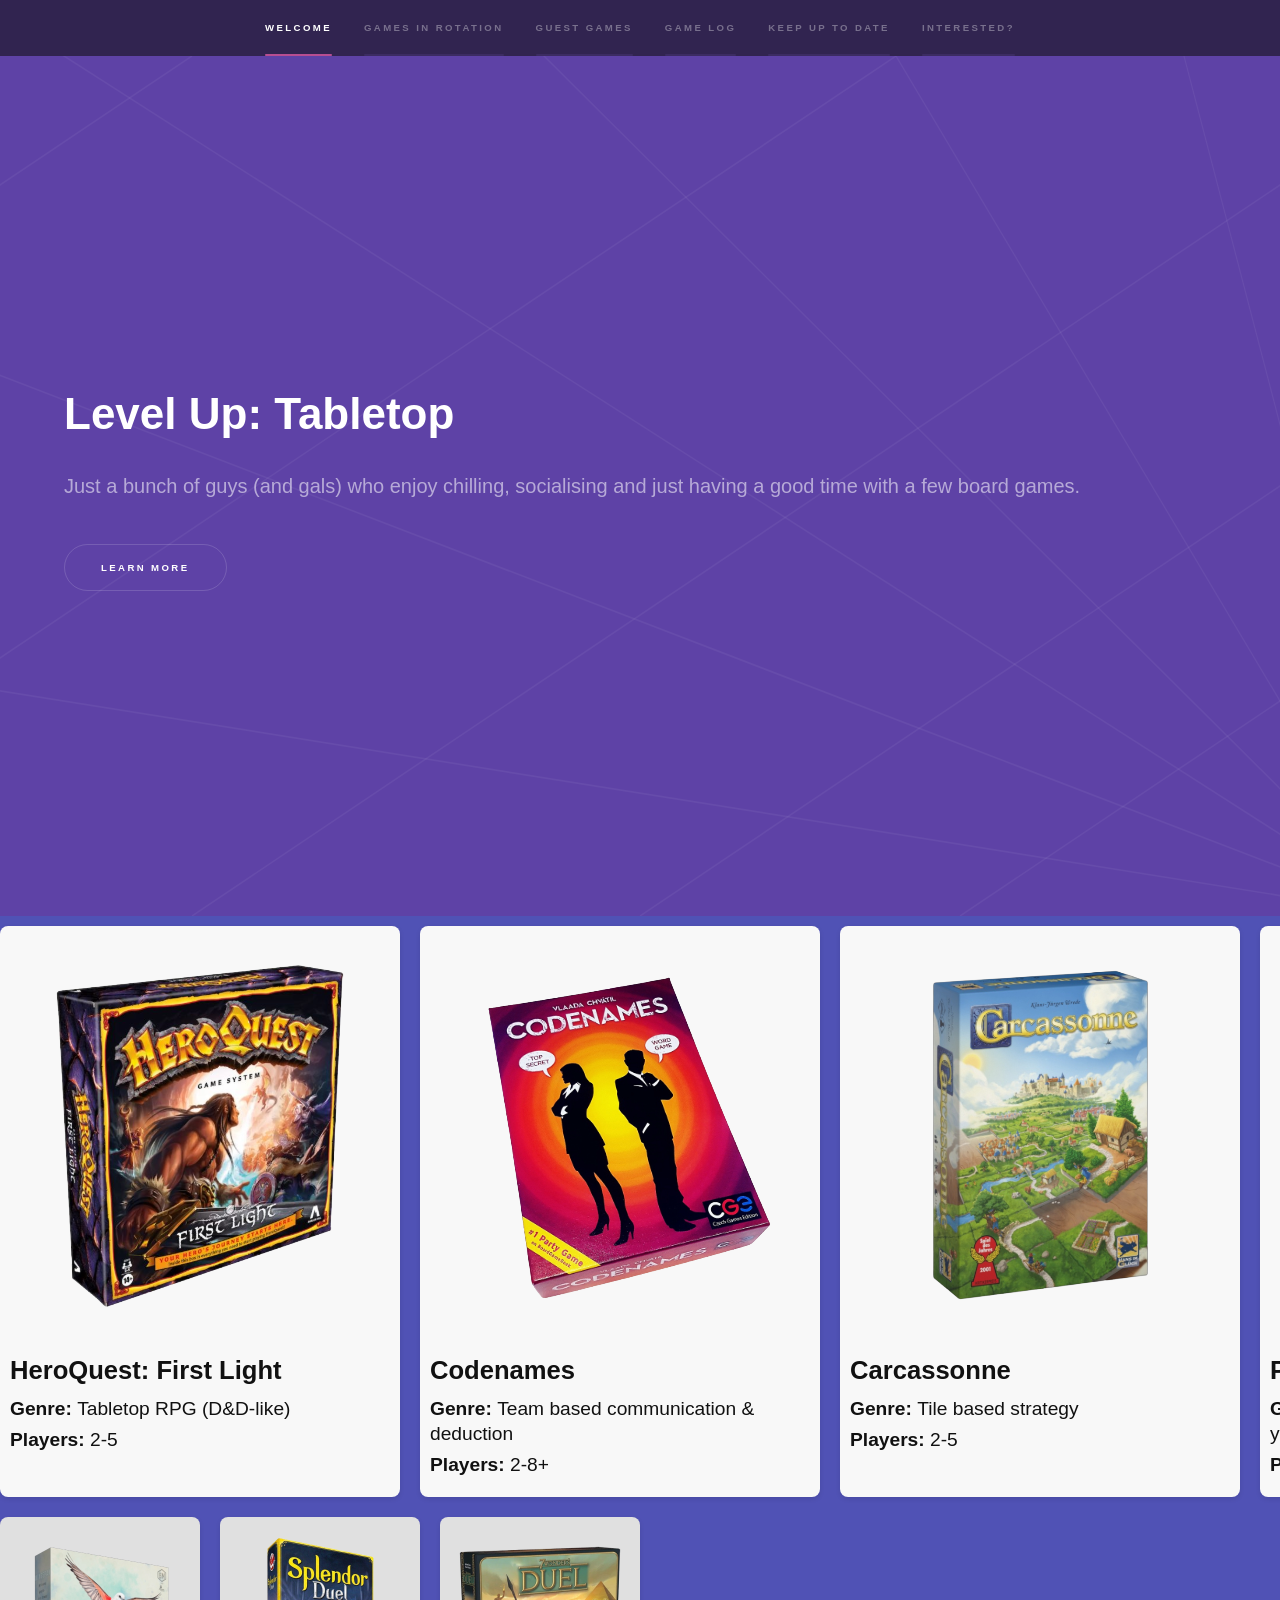
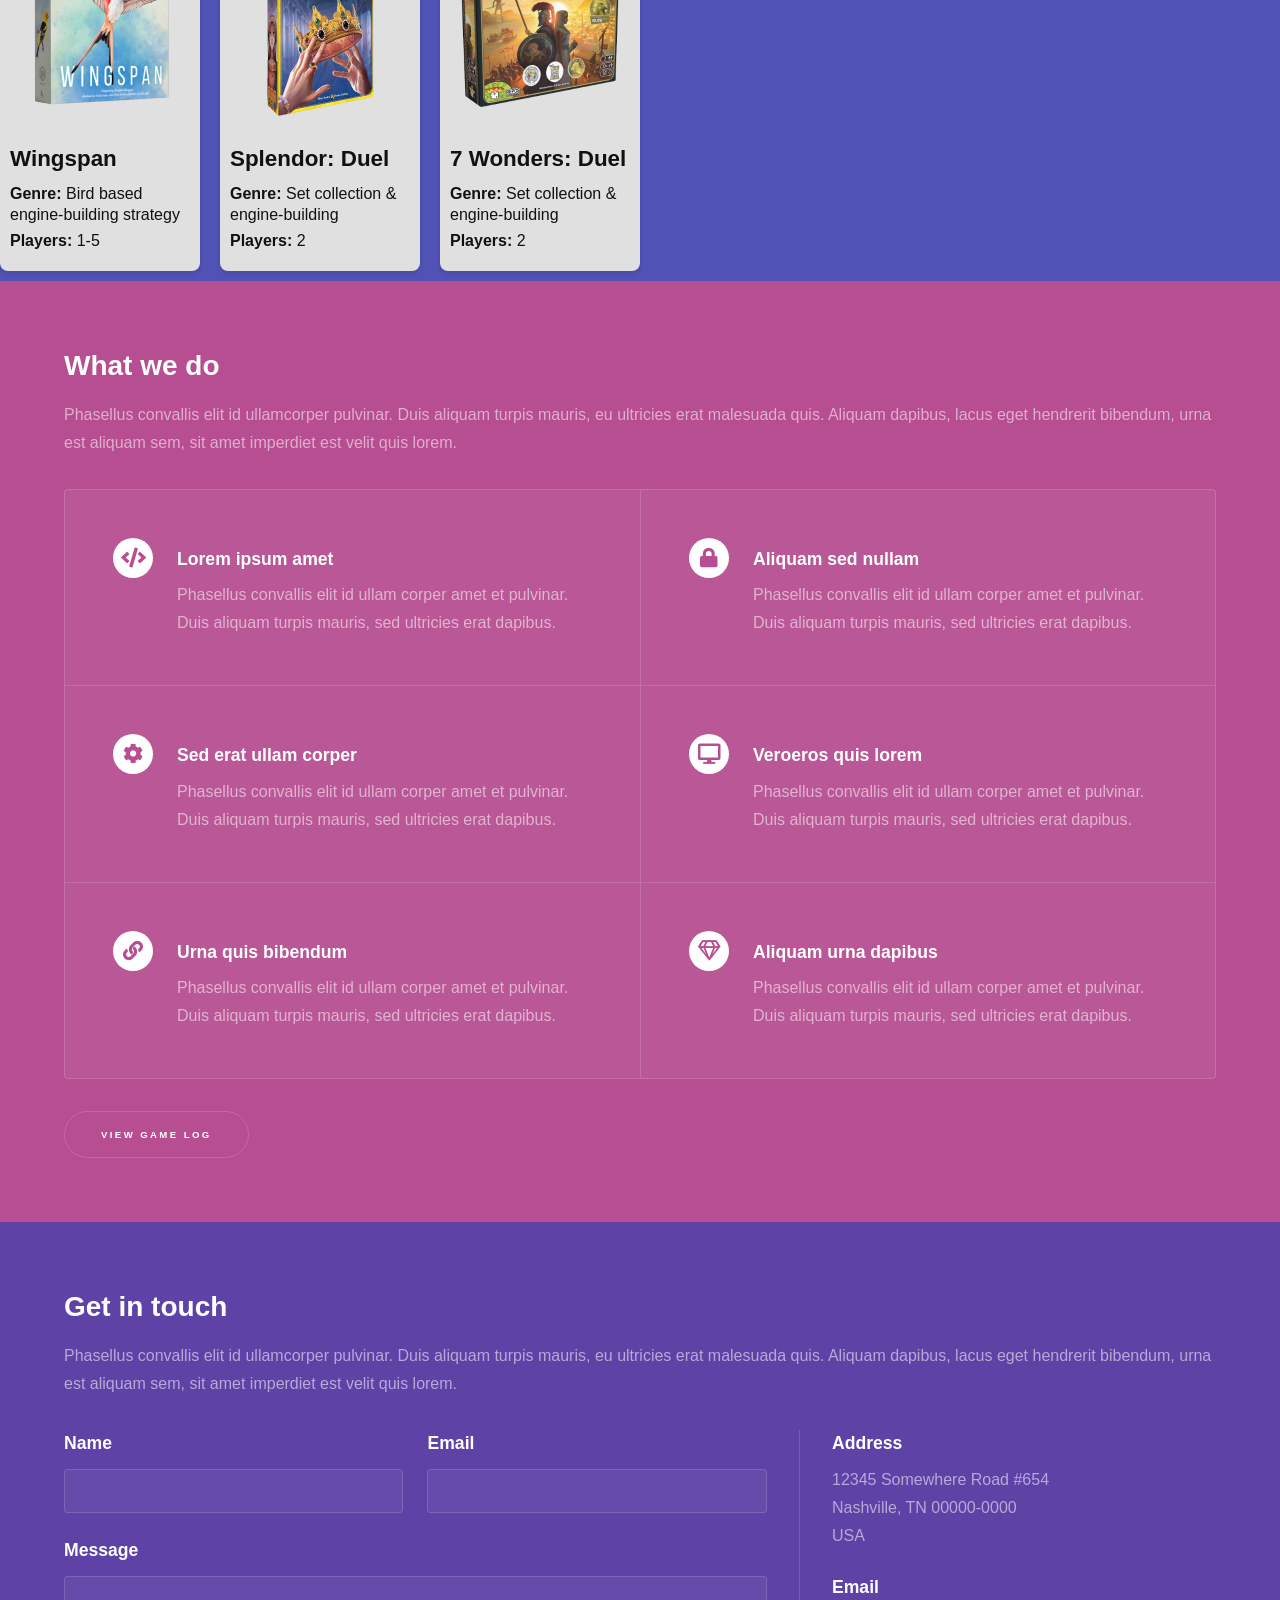
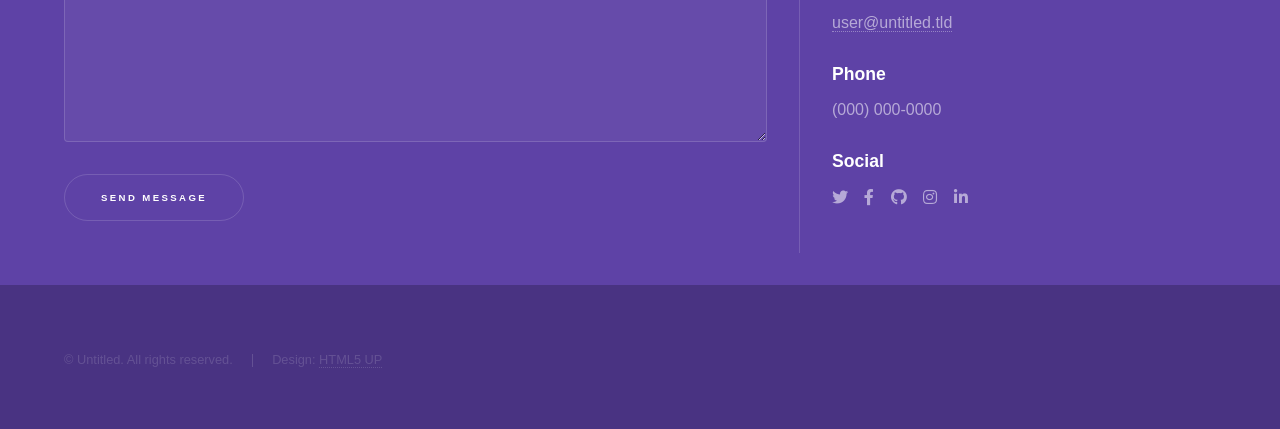
<file: index.html>
<!DOCTYPE HTML>
<!--
	Hyperspace by HTML5 UP
	html5up.net | @ajlkn
	Free for personal and commercial use under the CCA 3.0 license (html5up.net/license)
-->
<html>
	<head>
		<title>Level Up: Tabletop</title>
		<meta charset="utf-8" />
		<meta name="viewport" content="width=device-width, initial-scale=1, user-scalable=no" />
		<link rel="stylesheet" href="assets/css/main.css" />
		<noscript><link rel="stylesheet" href="assets/css/noscript.css" /></noscript>
	</head>
	<body class="is-preload">

		<!-- Sidebar -->
			<section id="sidebar">
				<div class="inner">
					<nav>
						<ul>
							<li><a href="#intro">Welcome</a></li>
							<li><a href="#one">Games in rotation</a></li>
							<li><a href="#two">Guest games</a></li>
							<li><a href="scores.html">Game log</a></li>
							<li><a href="#three">Keep up to date</a></li>
							<li><a href="#four">Interested?</a></li>
						</ul>
					</nav>
				</div>
			</section>

		<!-- Wrapper -->
			<div id="wrapper">

				<!-- Intro -->
					<section id="intro" class="wrapper style1 fullscreen fade-up">
						<div class="inner">
							<h1>Level Up: Tabletop</h1>
							<p>Just a bunch of guys (and gals) who enjoy chilling, socialising and just having a good time with a few board games.</p>
							<ul class="actions">
								<li><a href="#one" class="button scrolly">Learn more</a></li>
							</ul>
						</div>
					</section>

				<!-- One -->
					<section id="one" class="wrapper style2 spotlights">
						<div class="game-carousel">
							<section>
								<a href="#" class="image"><img src="images/heroquest-box.png" alt="" data-position="center center" /></a>
								<div class="content">
									<div class="inner">
										<h2>HeroQuest: First Light</h2>
										<p><b>Genre: </b>Tabletop RPG (D&amp;D-like)</p>
										<p><b>Players: </b>2-5</p>
										<p></p>
									</div>
								</div>
							</section>
							<section>
								<a href="#" class="image"><img src="images/codenames-box.png" alt="" data-position="top center" /></a>
								<div class="content">
									<div class="inner">
										<h2>Codenames</h2>
										<p><b>Genre: </b>Team based communication & deduction</p>
										<p><b>Players: </b>2-8+</p>
										<p></p>
									</div>
								</div>
							</section>
							<section>
								<a href="#" class="image"><img src="images/carcassonne-box.png" alt="" data-position="25% 25%" /></a>
								<div class="content">
									<div class="inner">
										<h2>Carcassonne</h2>
										<p><b>Genre: </b>Tile based strategy</p>
										<p><b>Players: </b>2-5</p>
										<p></p>
									</div>
								</div>
							</section>
							<section>
								<a href="#" class="image"><img src="images/poetryforneanderthals-box.png" alt="" data-position="25% 25%" /></a>
								<div class="content">
									<div class="inner">
										<h2>Poetry for Neanderthals</h2>
										<p><b>Genre: </b>Family friendly word game (where you can hit people with a stick)</p>
										<p><b>Players: </b>2+</p>
										<p></p>
									</div>
								</div>
							</section>
							<section>
								<a href="#" class="image"><img src="images/cardsagainsthumanity-box.png" alt="" data-position="25% 25%" /></a>
								<div class="content">
									<div class="inner">
										<h2>Cards Against Humanity</h2>
										<p><b>Genre: </b>Funny (and inappropriate) social card game</p>
										<p><b>Players: </b>4-20+</p>
										<p></p>
									</div>
								</div>
							</section>
							<section>
								<a href="#" class="image"><img src="images/herdmentality-box.png" alt="" data-position="25% 25%" /></a>
								<div class="content">
									<div class="inner">
										<h2>Herd Mentality</h2>
										<p><b>Genre: </b>Family friendly word association</p>
										<p><b>Players: </b>4+</p>
										<p></p>
									</div>
								</div>
							</section>
							<section>
								<a href="#" class="image"><img src="images/munchkin-box.png" alt="" data-position="25% 25%" /></a>
								<div class="content">
									<div class="inner">
										<h2>Munchkin</h2>
										<p><b>Genre: </b>Card-based RPG</p>
										<p><b>Players: </b>3-8</p>
										<p></p>
									</div>
								</div>
							</section>
							<section>
								<a href="#" class="image"><img src="images/justone-box.png" alt="" data-position="25% 25%" /></a>
								<div class="content">
									<div class="inner">
										<h2>Just One</h2>
										<p><b>Genre: </b>Family friendly word association</p>
										<p><b>Players: </b>3-7</p>
										<p></p>
									</div>
								</div>
							</section>
							<section>
								<a href="#" class="image"><img src="images/pandemic-box.png" alt="" data-position="25% 25%" /></a>
								<div class="content">
									<div class="inner">
										<h2>Pandemic</h2>
										<p><b>Genre: </b>Co-operative strategy. One team against the game</p>
										<p><b>Players: </b>2-4</p>
										<p></p>
									</div>
								</div>
							</section>
							<section>
								<a href="#" class="image"><img src="images/sushigoparty-box.png" alt="" data-position="25% 25%" /></a>
								<div class="content">
									<div class="inner">
										<h2>Sushi Go Party</h2>
										<p><b>Genre: </b>Fast paced party, card strategy</p>
										<p><b>Players: </b>2-8</p>
										<p></p>
									</div>
								</div>
							</section>
							<section>
								<a href="#" class="image"><img src="images/splendor-box.png" alt="" data-position="25% 25%" /></a>
								<div class="content">
									<div class="inner">
										<h2>Splendor</h2>
										<p><b>Genre: </b>Set collection & engine-building</p>
										<p><b>Players: </b>2-4</p>
										<p></p>
									</div>
								</div>
							</section>
							<section>
								<a href="#" class="image"><img src="images/uno-box.png" alt="" data-position="25% 25%" /></a>
								<div class="content">
									<div class="inner">
										<h2>Uno</h2>
										<p><b>Genre: </b>Family friendly card game</p>
										<p><b>Players: </b>2-10</p>
										<p></p>
									</div>
								</div>
							</section>
							<section>
								<a href="#" class="image"><img src="images/dontgetgot-box.png" alt="" data-position="25% 25%" /></a>
								<div class="content">
									<div class="inner">
										<h2>Don't Get Got</h2>
										<p><b>Genre: </b>A game to be played in the background, whilst playing other games</p>
										<p><b>Players: </b>2+</p>
										<p></p>
									</div>
								</div>
							</section>
							<section>
								<a href="#" class="image"><img src="images/killteam-box.png" alt="" data-position="25% 25%" /></a>
								<div class="content">
									<div class="inner">
										<h2>Warhammer 40K: Kill Team</h2>
										<p><b>Genre: </b>A smaller, faster, more simple variant of tabletop Warhammer 40K</p>
										<p><b>Players: </b>2-3</p>
										<p></p>
									</div>
								</div>
							</section>
							<section>
								<a href="#" class="image"><img src="images/survive-box.png" alt="" data-position="25% 25%" /></a>
								<div class="content">
									<div class="inner">
										<h2>Survive the Island</h2>
										<p><b>Genre: </b>Family friendly tile-based board game</p>
										<p><b>Players: </b>2-5</p>
										<p></p>
									</div>
								</div>
							</section>
						</div>
					</section>

				<!-- Two -->
					<section id="two" class="wrapper style2 spotlights">
						<div class="mini-game-carousel">
							<section>
								<a href="#" class="image"><img src="images/wingspan-box.png" alt="" data-position="center center" /></a>
								<div class="content">
									<div class="inner">
										<h2>Wingspan</h2>
										<p><b>Genre: </b>Bird based engine-building strategy</p>
										<p><b>Players: </b>1-5</p>
										<p></p>
									</div>
								</div>
							</section>
							<section>
								<a href="#" class="image"><img src="images/splendorduel-box.png" alt="" data-position="top center" /></a>
								<div class="content">
									<div class="inner">
										<h2>Splendor: Duel</h2>
										<p><b>Genre: </b>Set collection & engine-building</p>
										<p><b>Players: </b>2</p>
										<p></p>
									</div>
								</div>
							</section>
							<section>
								<a href="#" class="image"><img src="images/7wondersduel-box.png" alt="" data-position="top center" /></a>
								<div class="content">
									<div class="inner">
										<h2>7 Wonders: Duel</h2>
										<p><b>Genre: </b>Set collection & engine-building</p>
										<p><b>Players: </b>2</p>
										<p></p>
									</div>
								</div>
							</section>
						</div>
					</section>

				<!-- Three -->
					<section id="three" class="wrapper style3 fade-up">
						<div class="inner">
							<h2>What we do</h2>
							<p>Phasellus convallis elit id ullamcorper pulvinar. Duis aliquam turpis mauris, eu ultricies erat malesuada quis. Aliquam dapibus, lacus eget hendrerit bibendum, urna est aliquam sem, sit amet imperdiet est velit quis lorem.</p>
							<div class="features">
								<section>
									<span class="icon solid major fa-code"></span>
									<h3>Lorem ipsum amet</h3>
									<p>Phasellus convallis elit id ullam corper amet et pulvinar. Duis aliquam turpis mauris, sed ultricies erat dapibus.</p>
								</section>
								<section>
									<span class="icon solid major fa-lock"></span>
									<h3>Aliquam sed nullam</h3>
									<p>Phasellus convallis elit id ullam corper amet et pulvinar. Duis aliquam turpis mauris, sed ultricies erat dapibus.</p>
								</section>
								<section>
									<span class="icon solid major fa-cog"></span>
									<h3>Sed erat ullam corper</h3>
									<p>Phasellus convallis elit id ullam corper amet et pulvinar. Duis aliquam turpis mauris, sed ultricies erat dapibus.</p>
								</section>
								<section>
									<span class="icon solid major fa-desktop"></span>
									<h3>Veroeros quis lorem</h3>
									<p>Phasellus convallis elit id ullam corper amet et pulvinar. Duis aliquam turpis mauris, sed ultricies erat dapibus.</p>
								</section>
								<section>
									<span class="icon solid major fa-link"></span>
									<h3>Urna quis bibendum</h3>
									<p>Phasellus convallis elit id ullam corper amet et pulvinar. Duis aliquam turpis mauris, sed ultricies erat dapibus.</p>
								</section>
								<section>
									<span class="icon major fa-gem"></span>
									<h3>Aliquam urna dapibus</h3>
									<p>Phasellus convallis elit id ullam corper amet et pulvinar. Duis aliquam turpis mauris, sed ultricies erat dapibus.</p>
								</section>
							</div>
							<ul class="actions">
								<li><a href="scores.html" class="button">View game log</a></li>
							</ul>
						</div>
					</section>

				<!-- Four -->
					<section id="four" class="wrapper style1 fade-up">
						<div class="inner">
							<h2>Get in touch</h2>
							<p>Phasellus convallis elit id ullamcorper pulvinar. Duis aliquam turpis mauris, eu ultricies erat malesuada quis. Aliquam dapibus, lacus eget hendrerit bibendum, urna est aliquam sem, sit amet imperdiet est velit quis lorem.</p>
							<div class="split style1">
								<section>
									<form method="post" action="#">
										<div class="fields">
											<div class="field half">
												<label for="name">Name</label>
												<input type="text" name="name" id="name" />
											</div>
											<div class="field half">
												<label for="email">Email</label>
												<input type="text" name="email" id="email" />
											</div>
											<div class="field">
												<label for="message">Message</label>
												<textarea name="message" id="message" rows="5"></textarea>
											</div>
										</div>
										<ul class="actions">
											<li><a href="" class="button submit">Send Message</a></li>
										</ul>
									</form>
								</section>
								<section>
									<ul class="contact">
										<li>
											<h3>Address</h3>
											<span>12345 Somewhere Road #654<br />
											Nashville, TN 00000-0000<br />
											USA</span>
										</li>
										<li>
											<h3>Email</h3>
											<a href="#">user@untitled.tld</a>
										</li>
										<li>
											<h3>Phone</h3>
											<span>(000) 000-0000</span>
										</li>
										<li>
											<h3>Social</h3>
											<ul class="icons">
												<li><a href="#" class="icon brands fa-twitter"><span class="label">Twitter</span></a></li>
												<li><a href="#" class="icon brands fa-facebook-f"><span class="label">Facebook</span></a></li>
												<li><a href="#" class="icon brands fa-github"><span class="label">GitHub</span></a></li>
												<li><a href="#" class="icon brands fa-instagram"><span class="label">Instagram</span></a></li>
												<li><a href="#" class="icon brands fa-linkedin-in"><span class="label">LinkedIn</span></a></li>
											</ul>
										</li>
									</ul>
								</section>
							</div>
						</div>
					</section>

			</div>

		<!-- Footer -->
			<footer id="footer" class="wrapper style1-alt">
				<div class="inner">
					<ul class="menu">
						<li>&copy; Untitled. All rights reserved.</li><li>Design: <a href="http://html5up.net">HTML5 UP</a></li>
					</ul>
				</div>
			</footer>

		<!-- Scripts -->
			<script src="assets/js/jquery.min.js"></script>
			<script src="assets/js/jquery.scrollex.min.js"></script>
			<script src="assets/js/jquery.scrolly.min.js"></script>
			<script src="assets/js/browser.min.js"></script>
			<script src="assets/js/breakpoints.min.js"></script>
			<script src="assets/js/util.js"></script>
			<script src="assets/js/main.js"></script>

	</body>
</html>
</file>
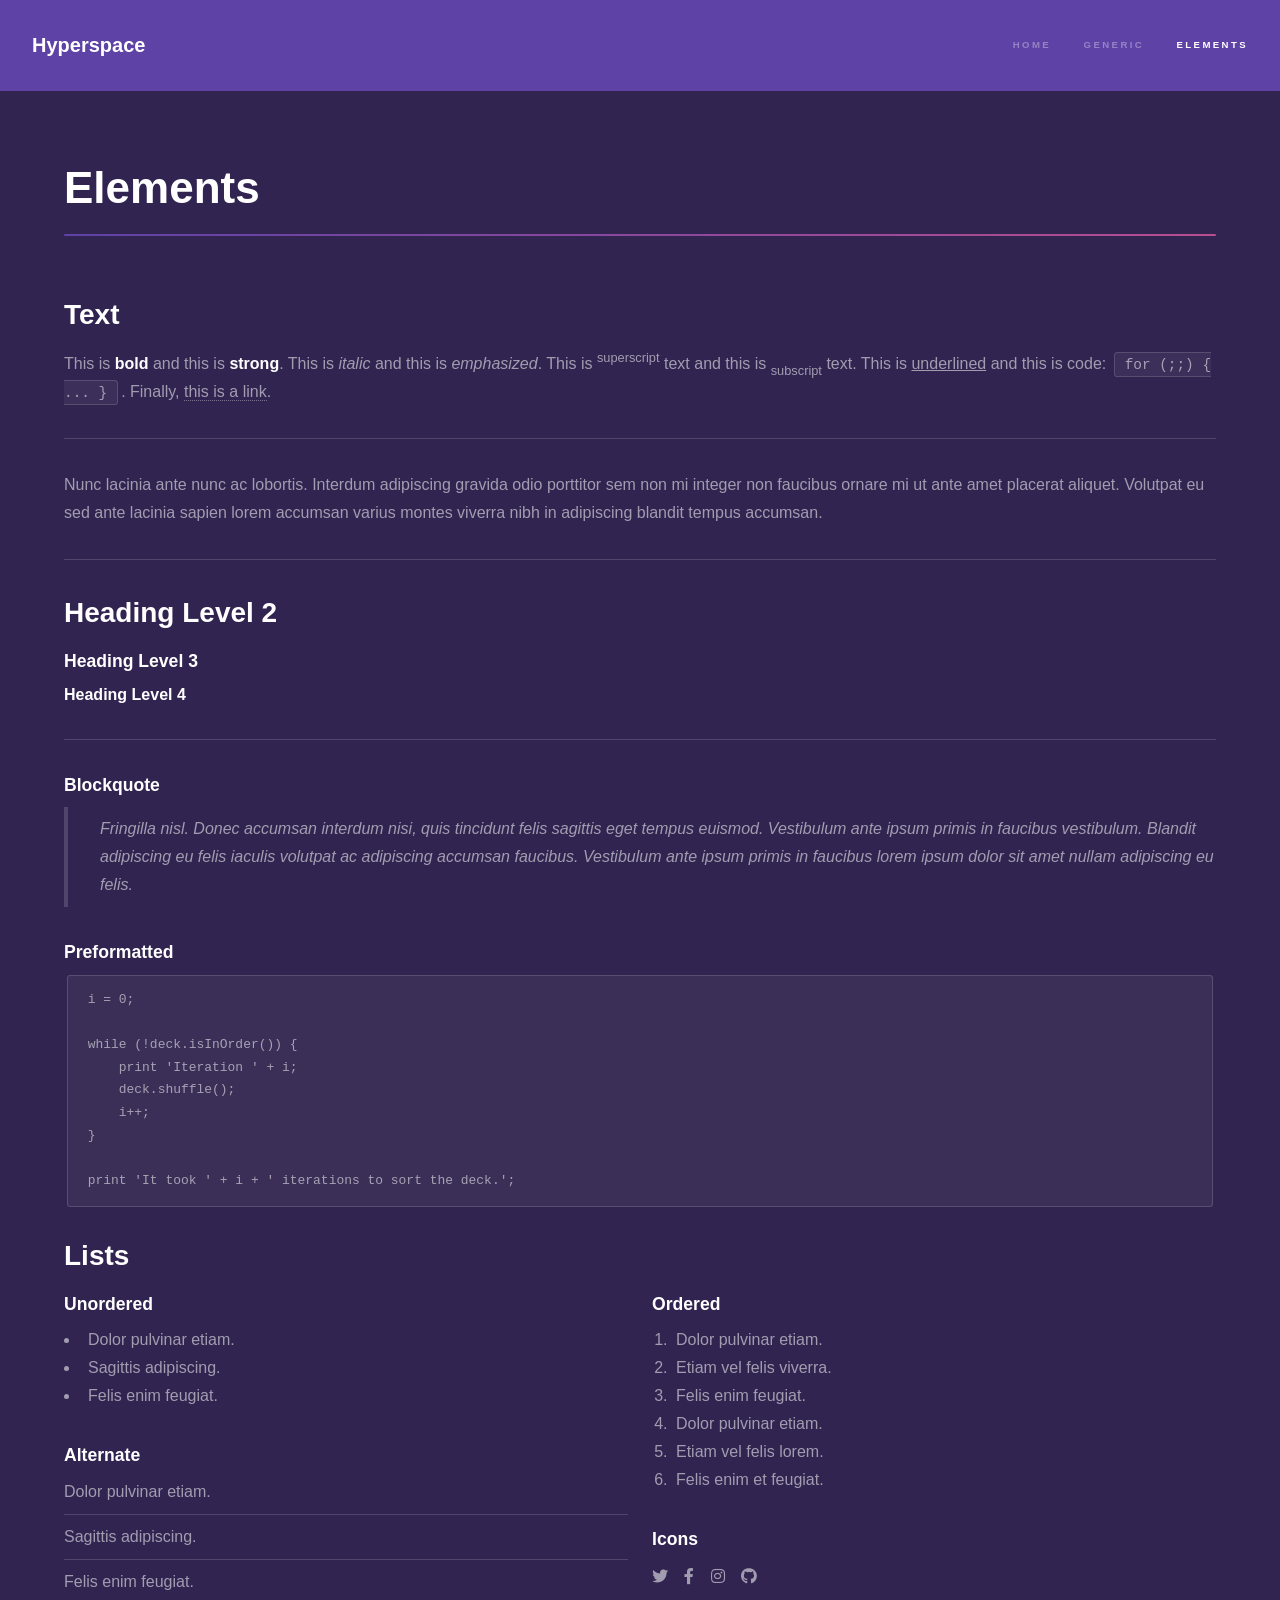
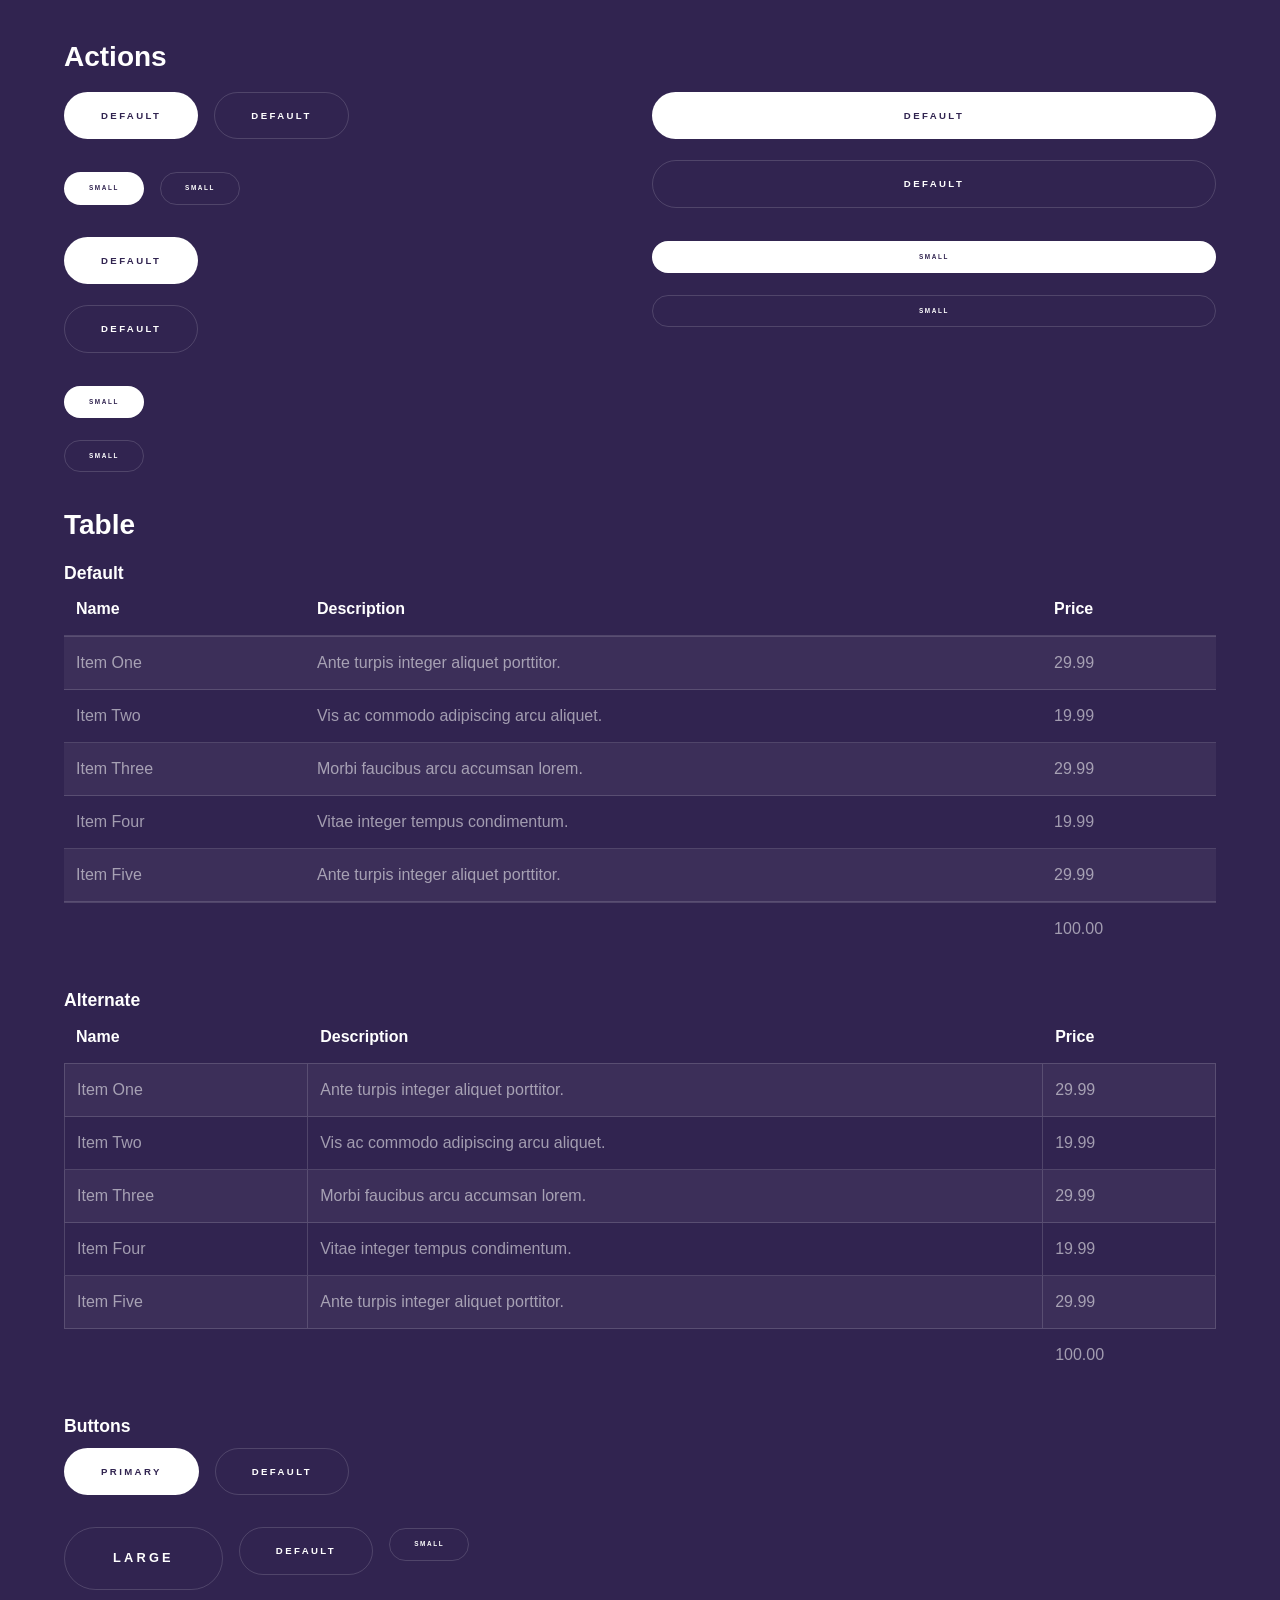
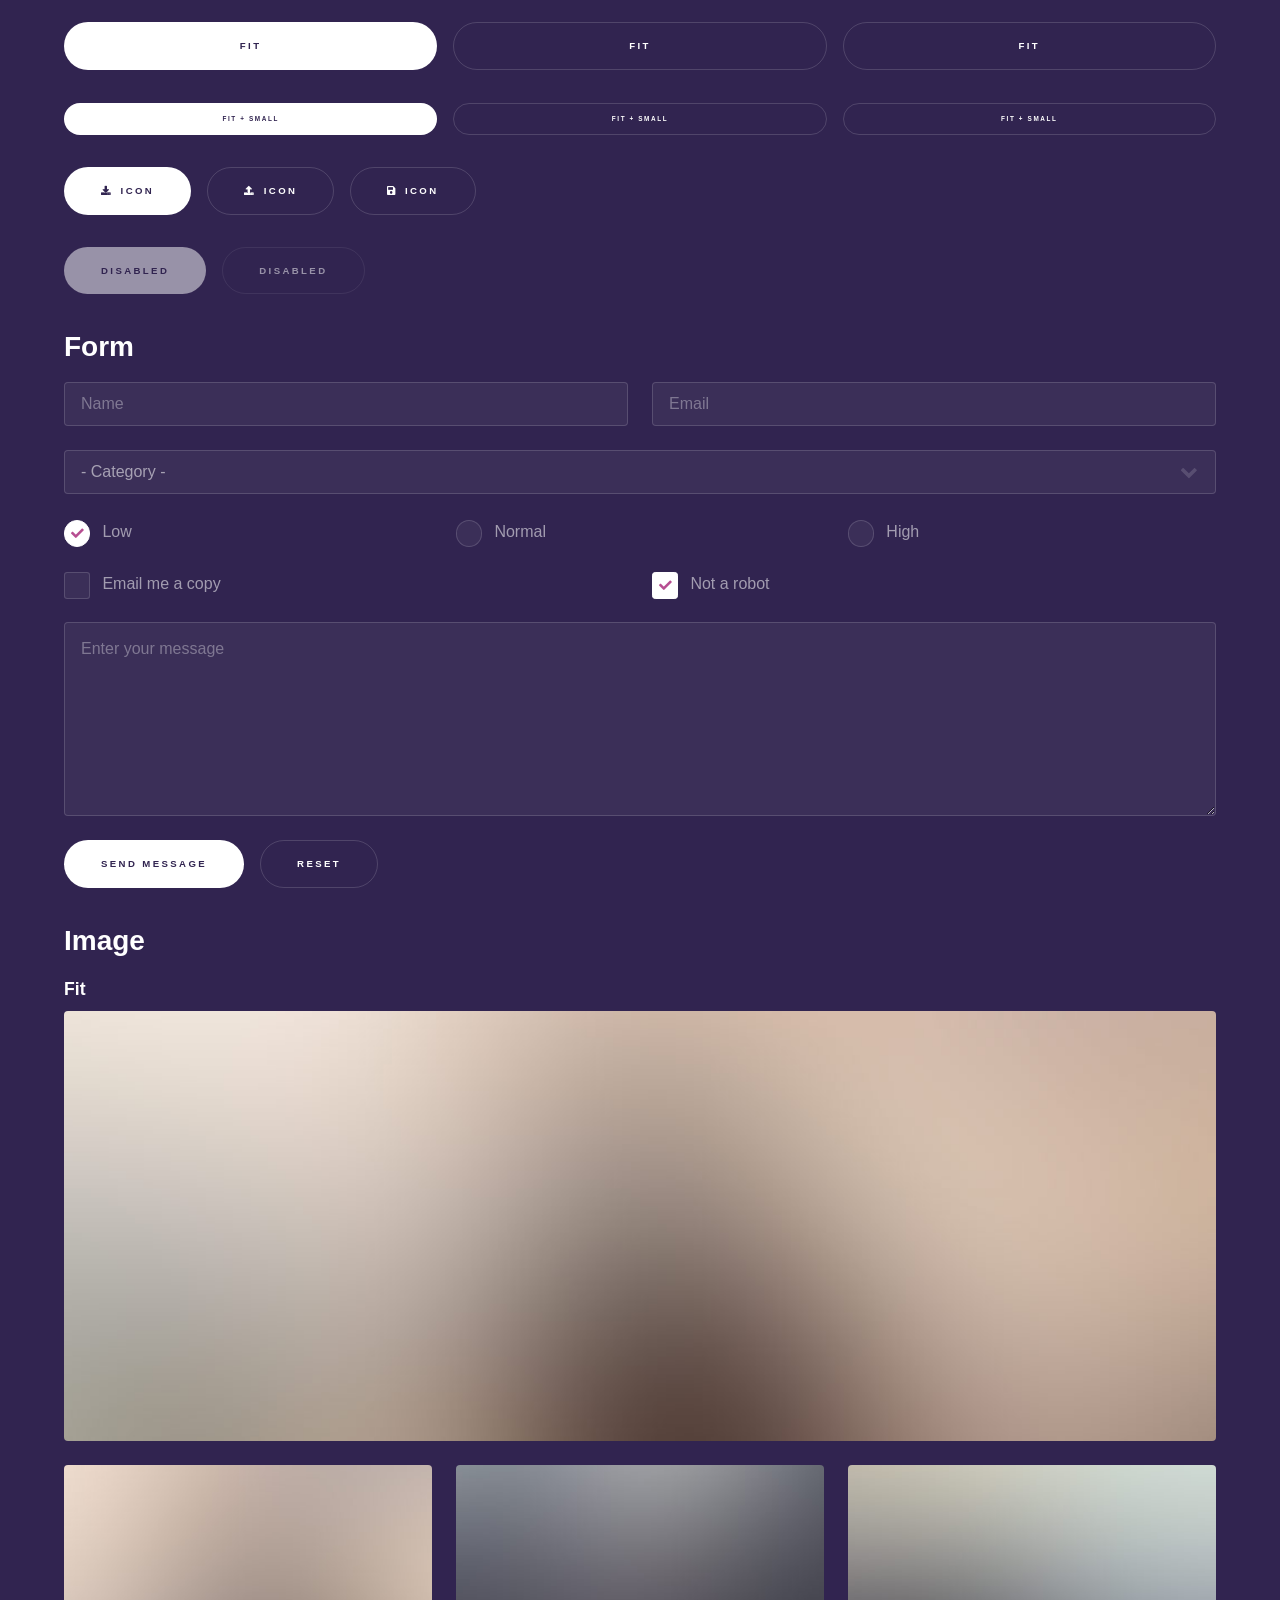
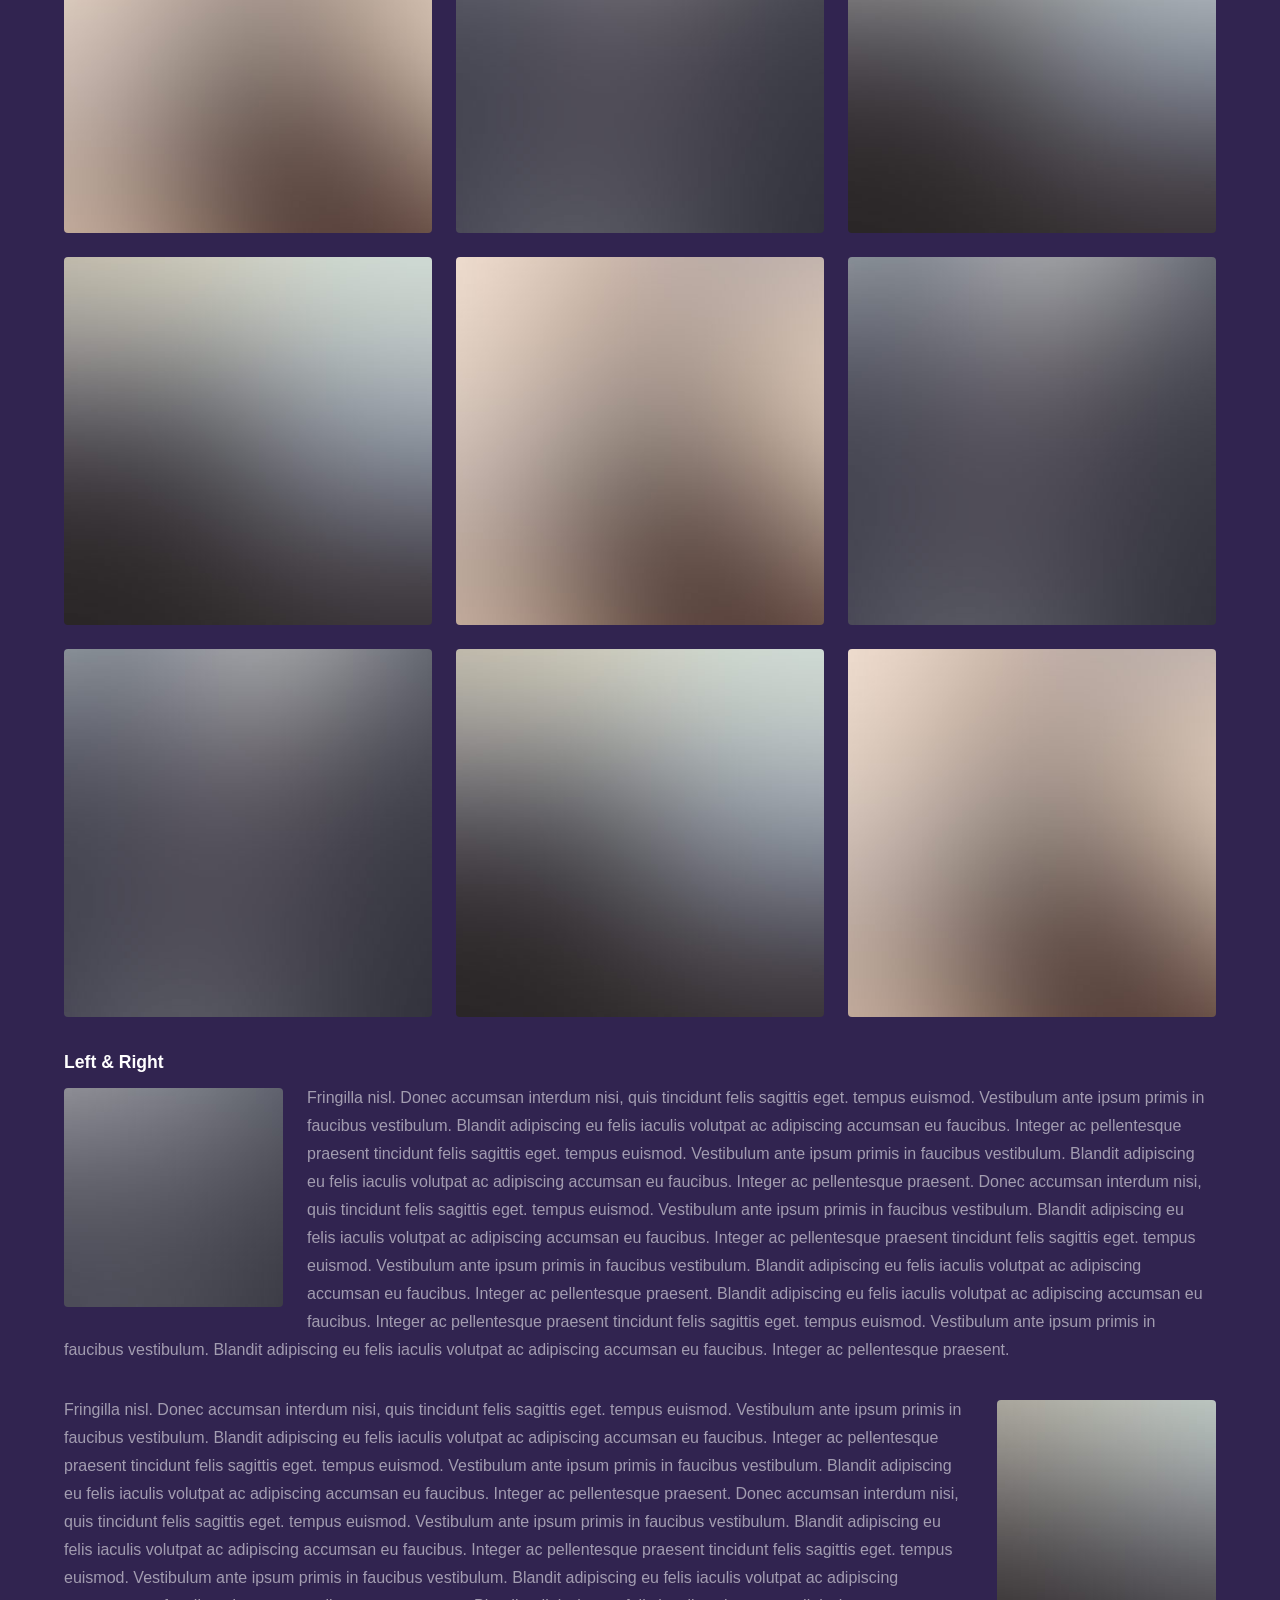
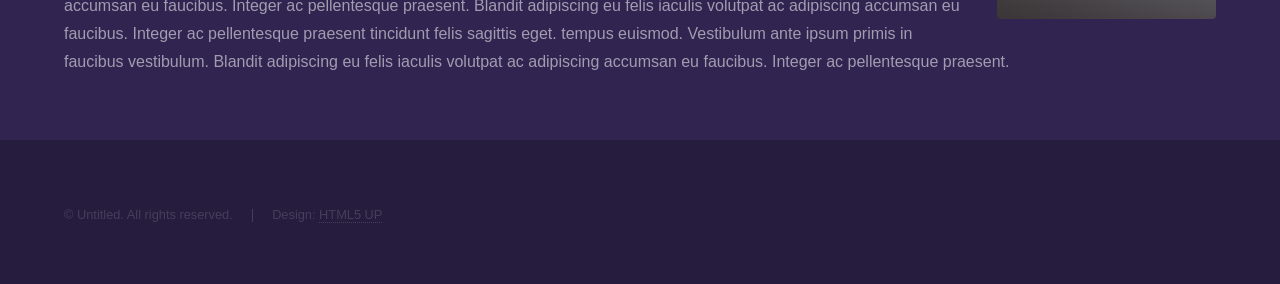
<file: elements.html>
<!DOCTYPE HTML>
<!--
	Hyperspace by HTML5 UP
	html5up.net | @ajlkn
	Free for personal and commercial use under the CCA 3.0 license (html5up.net/license)
-->
<html>
	<head>
		<title>Elements - Hyperspace by HTML5 UP</title>
		<meta charset="utf-8" />
		<meta name="viewport" content="width=device-width, initial-scale=1, user-scalable=no" />
		<link rel="stylesheet" href="assets/css/main.css" />
		<noscript><link rel="stylesheet" href="assets/css/noscript.css" /></noscript>
	</head>
	<body class="is-preload">

		<!-- Header -->
			<header id="header">
				<a href="index.html" class="title">Hyperspace</a>
				<nav>
					<ul>
						<li><a href="index.html">Home</a></li>
						<li><a href="generic.html">Generic</a></li>
						<li><a href="elements.html"  class="active">Elements</a></li>
					</ul>
				</nav>
			</header>

		<!-- Wrapper -->
			<div id="wrapper">

				<!-- Main -->
					<section id="main" class="wrapper">
						<div class="inner">
							<h1 class="major">Elements</h1>

							<!-- Text -->
								<section>
									<h2>Text</h2>
									<p>This is <b>bold</b> and this is <strong>strong</strong>. This is <i>italic</i> and this is <em>emphasized</em>.
									This is <sup>superscript</sup> text and this is <sub>subscript</sub> text.
									This is <u>underlined</u> and this is code: <code>for (;;) { ... }</code>. Finally, <a href="#">this is a link</a>.</p>
									<hr />
									<p>Nunc lacinia ante nunc ac lobortis. Interdum adipiscing gravida odio porttitor sem non mi integer non faucibus ornare mi ut ante amet placerat aliquet. Volutpat eu sed ante lacinia sapien lorem accumsan varius montes viverra nibh in adipiscing blandit tempus accumsan.</p>
									<hr />
									<h2>Heading Level 2</h2>
									<h3>Heading Level 3</h3>
									<h4>Heading Level 4</h4>
									<hr />
									<h3>Blockquote</h3>
									<blockquote>Fringilla nisl. Donec accumsan interdum nisi, quis tincidunt felis sagittis eget tempus euismod. Vestibulum ante ipsum primis in faucibus vestibulum. Blandit adipiscing eu felis iaculis volutpat ac adipiscing accumsan faucibus. Vestibulum ante ipsum primis in faucibus lorem ipsum dolor sit amet nullam adipiscing eu felis.</blockquote>
									<h3>Preformatted</h3>
									<pre><code>i = 0;

while (!deck.isInOrder()) {
    print 'Iteration ' + i;
    deck.shuffle();
    i++;
}

print 'It took ' + i + ' iterations to sort the deck.';</code></pre>
								</section>

							<!-- Lists -->
								<section>
									<h2>Lists</h2>
									<div class="row">
										<div class="col-6 col-12-medium">
											<h3>Unordered</h3>
											<ul>
												<li>Dolor pulvinar etiam.</li>
												<li>Sagittis adipiscing.</li>
												<li>Felis enim feugiat.</li>
											</ul>
											<h3>Alternate</h3>
											<ul class="alt">
												<li>Dolor pulvinar etiam.</li>
												<li>Sagittis adipiscing.</li>
												<li>Felis enim feugiat.</li>
											</ul>
										</div>
										<div class="col-6 col-12-medium">
											<h3>Ordered</h3>
											<ol>
												<li>Dolor pulvinar etiam.</li>
												<li>Etiam vel felis viverra.</li>
												<li>Felis enim feugiat.</li>
												<li>Dolor pulvinar etiam.</li>
												<li>Etiam vel felis lorem.</li>
												<li>Felis enim et feugiat.</li>
											</ol>
											<h3>Icons</h3>
											<ul class="icons">
												<li><a href="#" class="icon brands fa-twitter"><span class="label">Twitter</span></a></li>
												<li><a href="#" class="icon brands fa-facebook-f"><span class="label">Facebook</span></a></li>
												<li><a href="#" class="icon brands fa-instagram"><span class="label">Instagram</span></a></li>
												<li><a href="#" class="icon brands fa-github"><span class="label">Github</span></a></li>
											</ul>
										</div>
									</div>
									<h2>Actions</h2>
									<div class="row">
										<div class="col-6 col-12-medium">
											<ul class="actions">
												<li><a href="#" class="button primary">Default</a></li>
												<li><a href="#" class="button">Default</a></li>
											</ul>
											<ul class="actions small">
												<li><a href="#" class="button primary small">Small</a></li>
												<li><a href="#" class="button small">Small</a></li>
											</ul>
											<ul class="actions stacked">
												<li><a href="#" class="button primary">Default</a></li>
												<li><a href="#" class="button">Default</a></li>
											</ul>
											<ul class="actions stacked">
												<li><a href="#" class="button primary small">Small</a></li>
												<li><a href="#" class="button small">Small</a></li>
											</ul>
										</div>
										<div class="col-6 col-12-medium">
											<ul class="actions stacked">
												<li><a href="#" class="button primary fit">Default</a></li>
												<li><a href="#" class="button fit">Default</a></li>
											</ul>
											<ul class="actions stacked">
												<li><a href="#" class="button primary small fit">Small</a></li>
												<li><a href="#" class="button small fit">Small</a></li>
											</ul>
										</div>
									</div>
								</section>

							<!-- Table -->
								<section>
									<h2>Table</h2>
									<h3>Default</h3>
									<div class="table-wrapper">
										<table>
											<thead>
												<tr>
													<th>Name</th>
													<th>Description</th>
													<th>Price</th>
												</tr>
											</thead>
											<tbody>
												<tr>
													<td>Item One</td>
													<td>Ante turpis integer aliquet porttitor.</td>
													<td>29.99</td>
												</tr>
												<tr>
													<td>Item Two</td>
													<td>Vis ac commodo adipiscing arcu aliquet.</td>
													<td>19.99</td>
												</tr>
												<tr>
													<td>Item Three</td>
													<td> Morbi faucibus arcu accumsan lorem.</td>
													<td>29.99</td>
												</tr>
												<tr>
													<td>Item Four</td>
													<td>Vitae integer tempus condimentum.</td>
													<td>19.99</td>
												</tr>
												<tr>
													<td>Item Five</td>
													<td>Ante turpis integer aliquet porttitor.</td>
													<td>29.99</td>
												</tr>
											</tbody>
											<tfoot>
												<tr>
													<td colspan="2"></td>
													<td>100.00</td>
												</tr>
											</tfoot>
										</table>
									</div>

									<h3>Alternate</h3>
									<div class="table-wrapper">
										<table class="alt">
											<thead>
												<tr>
													<th>Name</th>
													<th>Description</th>
													<th>Price</th>
												</tr>
											</thead>
											<tbody>
												<tr>
													<td>Item One</td>
													<td>Ante turpis integer aliquet porttitor.</td>
													<td>29.99</td>
												</tr>
												<tr>
													<td>Item Two</td>
													<td>Vis ac commodo adipiscing arcu aliquet.</td>
													<td>19.99</td>
												</tr>
												<tr>
													<td>Item Three</td>
													<td> Morbi faucibus arcu accumsan lorem.</td>
													<td>29.99</td>
												</tr>
												<tr>
													<td>Item Four</td>
													<td>Vitae integer tempus condimentum.</td>
													<td>19.99</td>
												</tr>
												<tr>
													<td>Item Five</td>
													<td>Ante turpis integer aliquet porttitor.</td>
													<td>29.99</td>
												</tr>
											</tbody>
											<tfoot>
												<tr>
													<td colspan="2"></td>
													<td>100.00</td>
												</tr>
											</tfoot>
										</table>
									</div>
								</section>

							<!-- Buttons -->
								<section>
									<h3>Buttons</h3>
									<ul class="actions">
										<li><a href="#" class="button primary">Primary</a></li>
										<li><a href="#" class="button">Default</a></li>
									</ul>
									<ul class="actions">
										<li><a href="#" class="button large">Large</a></li>
										<li><a href="#" class="button">Default</a></li>
										<li><a href="#" class="button small">Small</a></li>
									</ul>
									<ul class="actions fit">
										<li><a href="#" class="button primary fit">Fit</a></li>
										<li><a href="#" class="button fit">Fit</a></li>
										<li><a href="#" class="button fit">Fit</a></li>
									</ul>
									<ul class="actions fit small">
										<li><a href="#" class="button primary fit small">Fit + Small</a></li>
										<li><a href="#" class="button fit small">Fit + Small</a></li>
										<li><a href="#" class="button fit small">Fit + Small</a></li>
									</ul>
									<ul class="actions">
										<li><a href="#" class="button primary icon solid fa-download">Icon</a></li>
										<li><a href="#" class="button icon solid fa-upload">Icon</a></li>
										<li><a href="#" class="button icon solid fa-save">Icon</a></li>
									</ul>
									<ul class="actions">
										<li><span class="button primary disabled">Disabled</span></li>
										<li><span class="button disabled">Disabled</span></li>
									</ul>
								</section>

							<!-- Form -->
								<section>
									<h2>Form</h2>
									<form method="post" action="#">
										<div class="row gtr-uniform">
											<div class="col-6 col-12-xsmall">
												<input type="text" name="demo-name" id="demo-name" value="" placeholder="Name" />
											</div>
											<div class="col-6 col-12-xsmall">
												<input type="email" name="demo-email" id="demo-email" value="" placeholder="Email" />
											</div>
											<div class="col-12">
												<select name="demo-category" id="demo-category">
													<option value="">- Category -</option>
													<option value="1">Manufacturing</option>
													<option value="1">Shipping</option>
													<option value="1">Administration</option>
													<option value="1">Human Resources</option>
												</select>
											</div>
											<div class="col-4 col-12-small">
												<input type="radio" id="demo-priority-low" name="demo-priority" checked>
												<label for="demo-priority-low">Low</label>
											</div>
											<div class="col-4 col-12-small">
												<input type="radio" id="demo-priority-normal" name="demo-priority">
												<label for="demo-priority-normal">Normal</label>
											</div>
											<div class="col-4 col-12-small">
												<input type="radio" id="demo-priority-high" name="demo-priority">
												<label for="demo-priority-high">High</label>
											</div>
											<div class="col-6 col-12-small">
												<input type="checkbox" id="demo-copy" name="demo-copy">
												<label for="demo-copy">Email me a copy</label>
											</div>
											<div class="col-6 col-12-small">
												<input type="checkbox" id="demo-human" name="demo-human" checked>
												<label for="demo-human">Not a robot</label>
											</div>
											<div class="col-12">
												<textarea name="demo-message" id="demo-message" placeholder="Enter your message" rows="6"></textarea>
											</div>
											<div class="col-12">
												<ul class="actions">
													<li><input type="submit" value="Send Message" class="primary" /></li>
													<li><input type="reset" value="Reset" /></li>
												</ul>
											</div>
										</div>
									</form>
								</section>

							<!-- Image -->
								<section>
									<h2>Image</h2>
									<h3>Fit</h3>
									<div class="box alt">
										<div class="row gtr-uniform">
											<div class="col-12"><span class="image fit"><img src="images/pic04.jpg" alt="" /></span></div>
											<div class="col-4"><span class="image fit"><img src="images/pic01.jpg" alt="" /></span></div>
											<div class="col-4"><span class="image fit"><img src="images/pic02.jpg" alt="" /></span></div>
											<div class="col-4"><span class="image fit"><img src="images/pic03.jpg" alt="" /></span></div>
											<div class="col-4"><span class="image fit"><img src="images/pic03.jpg" alt="" /></span></div>
											<div class="col-4"><span class="image fit"><img src="images/pic01.jpg" alt="" /></span></div>
											<div class="col-4"><span class="image fit"><img src="images/pic02.jpg" alt="" /></span></div>
											<div class="col-4"><span class="image fit"><img src="images/pic02.jpg" alt="" /></span></div>
											<div class="col-4"><span class="image fit"><img src="images/pic03.jpg" alt="" /></span></div>
											<div class="col-4"><span class="image fit"><img src="images/pic01.jpg" alt="" /></span></div>
										</div>
									</div>
									<h3>Left &amp; Right</h3>
									<p><span class="image left"><img src="images/pic05.jpg" alt="" /></span>Fringilla nisl. Donec accumsan interdum nisi, quis tincidunt felis sagittis eget. tempus euismod. Vestibulum ante ipsum primis in faucibus vestibulum. Blandit adipiscing eu felis iaculis volutpat ac adipiscing accumsan eu faucibus. Integer ac pellentesque praesent tincidunt felis sagittis eget. tempus euismod. Vestibulum ante ipsum primis in faucibus vestibulum. Blandit adipiscing eu felis iaculis volutpat ac adipiscing accumsan eu faucibus. Integer ac pellentesque praesent. Donec accumsan interdum nisi, quis tincidunt felis sagittis eget. tempus euismod. Vestibulum ante ipsum primis in faucibus vestibulum. Blandit adipiscing eu felis iaculis volutpat ac adipiscing accumsan eu faucibus. Integer ac pellentesque praesent tincidunt felis sagittis eget. tempus euismod. Vestibulum ante ipsum primis in faucibus vestibulum. Blandit adipiscing eu felis iaculis volutpat ac adipiscing accumsan eu faucibus. Integer ac pellentesque praesent. Blandit adipiscing eu felis iaculis volutpat ac adipiscing accumsan eu faucibus. Integer ac pellentesque praesent tincidunt felis sagittis eget. tempus euismod. Vestibulum ante ipsum primis in faucibus vestibulum. Blandit adipiscing eu felis iaculis volutpat ac adipiscing accumsan eu faucibus. Integer ac pellentesque praesent.</p>
									<p><span class="image right"><img src="images/pic06.jpg" alt="" /></span>Fringilla nisl. Donec accumsan interdum nisi, quis tincidunt felis sagittis eget. tempus euismod. Vestibulum ante ipsum primis in faucibus vestibulum. Blandit adipiscing eu felis iaculis volutpat ac adipiscing accumsan eu faucibus. Integer ac pellentesque praesent tincidunt felis sagittis eget. tempus euismod. Vestibulum ante ipsum primis in faucibus vestibulum. Blandit adipiscing eu felis iaculis volutpat ac adipiscing accumsan eu faucibus. Integer ac pellentesque praesent. Donec accumsan interdum nisi, quis tincidunt felis sagittis eget. tempus euismod. Vestibulum ante ipsum primis in faucibus vestibulum. Blandit adipiscing eu felis iaculis volutpat ac adipiscing accumsan eu faucibus. Integer ac pellentesque praesent tincidunt felis sagittis eget. tempus euismod. Vestibulum ante ipsum primis in faucibus vestibulum. Blandit adipiscing eu felis iaculis volutpat ac adipiscing accumsan eu faucibus. Integer ac pellentesque praesent. Blandit adipiscing eu felis iaculis volutpat ac adipiscing accumsan eu faucibus. Integer ac pellentesque praesent tincidunt felis sagittis eget. tempus euismod. Vestibulum ante ipsum primis in faucibus vestibulum. Blandit adipiscing eu felis iaculis volutpat ac adipiscing accumsan eu faucibus. Integer ac pellentesque praesent.</p>
								</section>

						</div>
					</section>

			</div>

		<!-- Footer -->
			<footer id="footer" class="wrapper alt">
				<div class="inner">
					<ul class="menu">
						<li>&copy; Untitled. All rights reserved.</li><li>Design: <a href="http://html5up.net">HTML5 UP</a></li>
					</ul>
				</div>
			</footer>

		<!-- Scripts -->
			<script src="assets/js/jquery.min.js"></script>
			<script src="assets/js/jquery.scrollex.min.js"></script>
			<script src="assets/js/jquery.scrolly.min.js"></script>
			<script src="assets/js/browser.min.js"></script>
			<script src="assets/js/breakpoints.min.js"></script>
			<script src="assets/js/util.js"></script>
			<script src="assets/js/main.js"></script>

	</body>
</html>
</file>
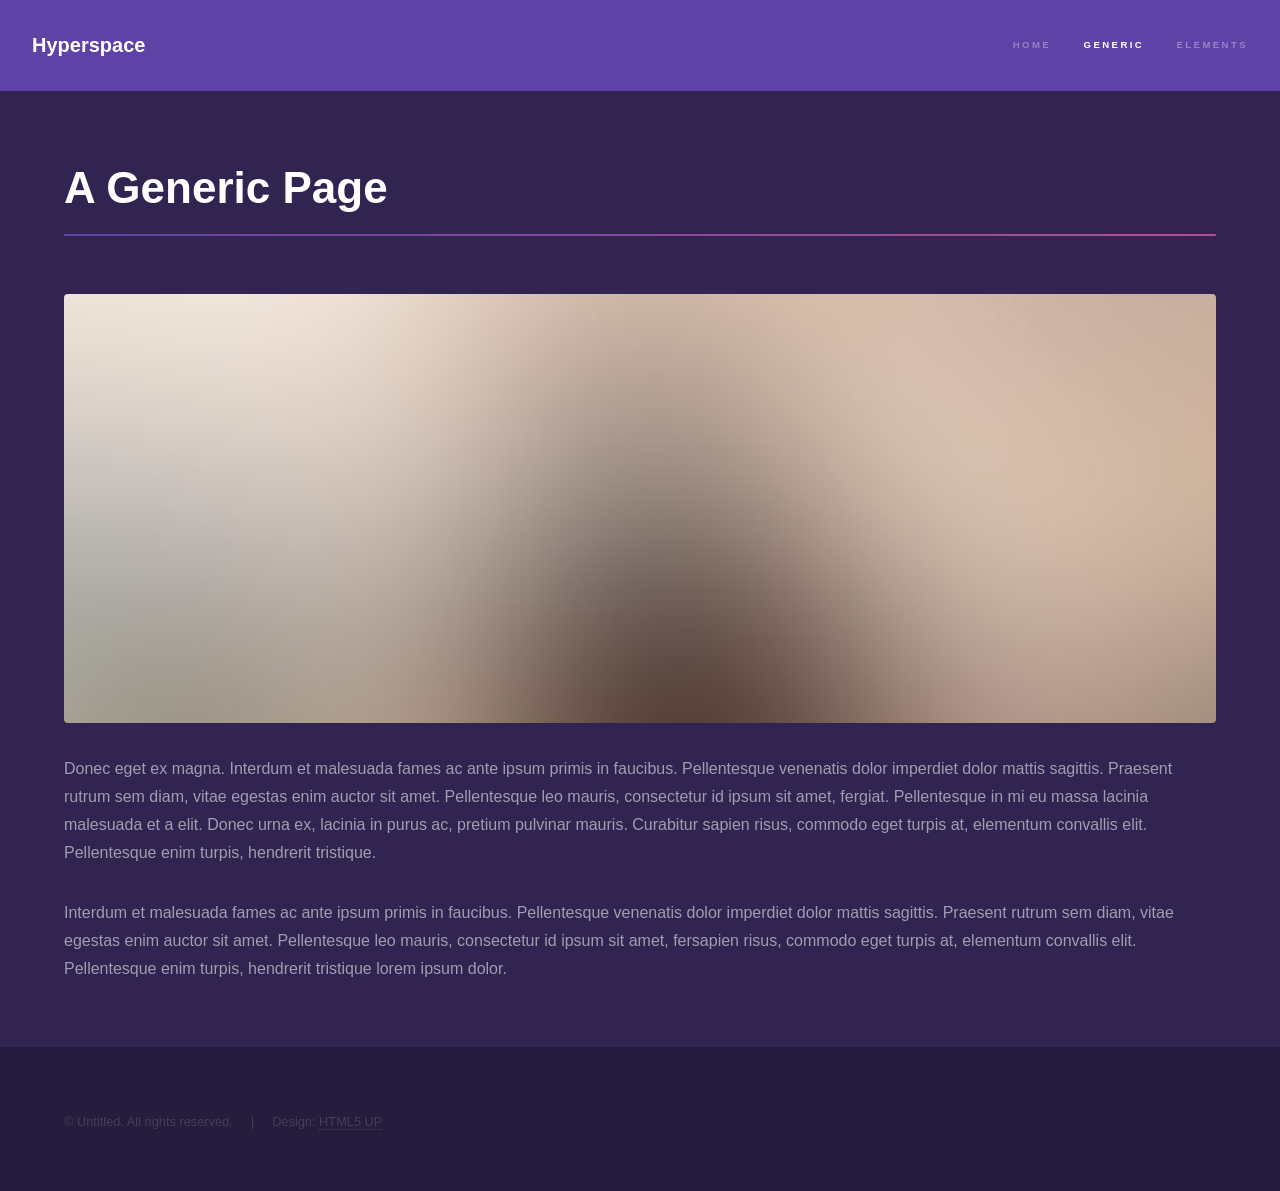
<file: generic.html>
<!DOCTYPE HTML>
<!--
	Hyperspace by HTML5 UP
	html5up.net | @ajlkn
	Free for personal and commercial use under the CCA 3.0 license (html5up.net/license)
-->
<html>
	<head>
		<title>Generic - Hyperspace by HTML5 UP</title>
		<meta charset="utf-8" />
		<meta name="viewport" content="width=device-width, initial-scale=1, user-scalable=no" />
		<link rel="stylesheet" href="assets/css/main.css" />
		<noscript><link rel="stylesheet" href="assets/css/noscript.css" /></noscript>
	</head>
	<body class="is-preload">

		<!-- Header -->
			<header id="header">
				<a href="index.html" class="title">Hyperspace</a>
				<nav>
					<ul>
						<li><a href="index.html">Home</a></li>
						<li><a href="generic.html" class="active">Generic</a></li>
						<li><a href="elements.html">Elements</a></li>
					</ul>
				</nav>
			</header>

		<!-- Wrapper -->
			<div id="wrapper">

				<!-- Main -->
					<section id="main" class="wrapper">
						<div class="inner">
							<h1 class="major">A Generic Page</h1>
							<span class="image fit"><img src="images/pic04.jpg" alt="" /></span>
							<p>Donec eget ex magna. Interdum et malesuada fames ac ante ipsum primis in faucibus. Pellentesque venenatis dolor imperdiet dolor mattis sagittis. Praesent rutrum sem diam, vitae egestas enim auctor sit amet. Pellentesque leo mauris, consectetur id ipsum sit amet, fergiat. Pellentesque in mi eu massa lacinia malesuada et a elit. Donec urna ex, lacinia in purus ac, pretium pulvinar mauris. Curabitur sapien risus, commodo eget turpis at, elementum convallis elit. Pellentesque enim turpis, hendrerit tristique.</p>
							<p>Interdum et malesuada fames ac ante ipsum primis in faucibus. Pellentesque venenatis dolor imperdiet dolor mattis sagittis. Praesent rutrum sem diam, vitae egestas enim auctor sit amet. Pellentesque leo mauris, consectetur id ipsum sit amet, fersapien risus, commodo eget turpis at, elementum convallis elit. Pellentesque enim turpis, hendrerit tristique lorem ipsum dolor.</p>
						</div>
					</section>

			</div>

		<!-- Footer -->
			<footer id="footer" class="wrapper alt">
				<div class="inner">
					<ul class="menu">
						<li>&copy; Untitled. All rights reserved.</li><li>Design: <a href="http://html5up.net">HTML5 UP</a></li>
					</ul>
				</div>
			</footer>

		<!-- Scripts -->
			<script src="assets/js/jquery.min.js"></script>
			<script src="assets/js/jquery.scrollex.min.js"></script>
			<script src="assets/js/jquery.scrolly.min.js"></script>
			<script src="assets/js/browser.min.js"></script>
			<script src="assets/js/breakpoints.min.js"></script>
			<script src="assets/js/util.js"></script>
			<script src="assets/js/main.js"></script>

	</body>
</html>
</file>
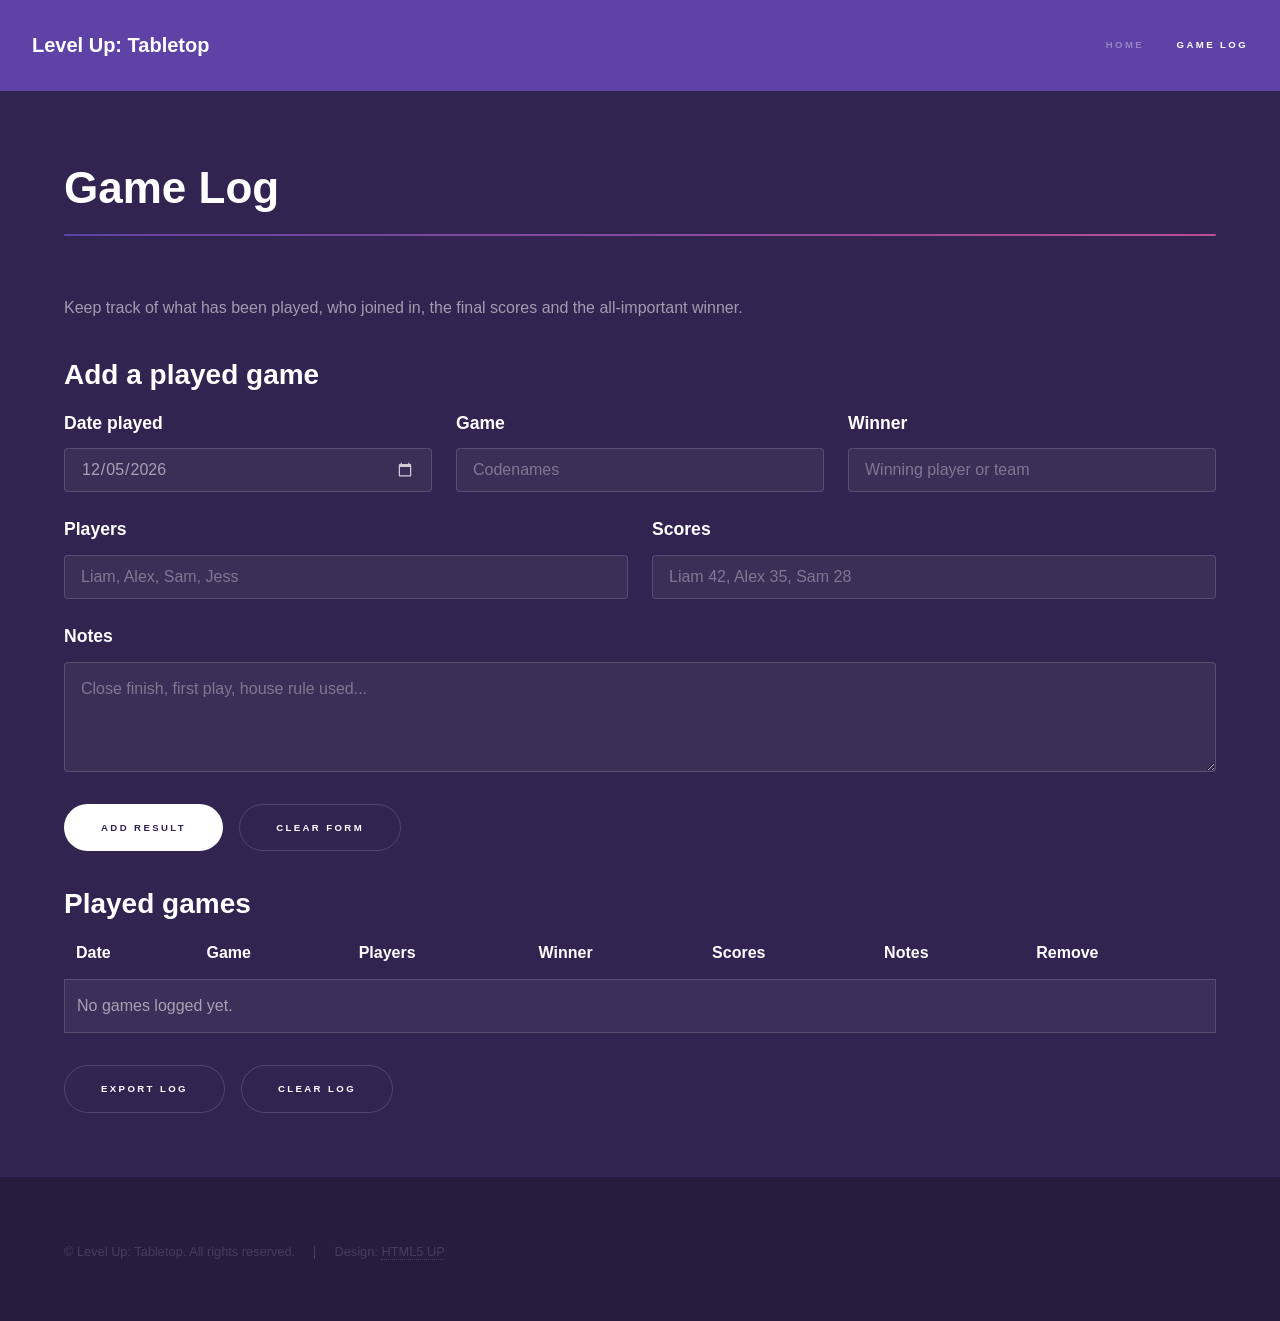
<file: scores.html>
<!DOCTYPE HTML>
<!--
	Hyperspace by HTML5 UP
	html5up.net | @ajlkn
	Free for personal and commercial use under the CCA 3.0 license (html5up.net/license)
-->
<html>
	<head>
		<title>Game Log - Level Up: Tabletop</title>
		<meta charset="utf-8" />
		<meta name="viewport" content="width=device-width, initial-scale=1, user-scalable=no" />
		<link rel="stylesheet" href="assets/css/main.css" />
		<noscript><link rel="stylesheet" href="assets/css/noscript.css" /></noscript>
	</head>
	<body class="is-preload">

		<!-- Header -->
			<header id="header">
				<a href="index.html" class="title">Level Up: Tabletop</a>
				<nav>
					<ul>
						<li><a href="index.html">Home</a></li>
						<li><a href="scores.html" class="active">Game Log</a></li>
					</ul>
				</nav>
			</header>

		<!-- Wrapper -->
			<div id="wrapper">

				<!-- Main -->
					<section id="main" class="wrapper">
						<div class="inner">
							<h1 class="major">Game Log</h1>
							<p>Keep track of what has been played, who joined in, the final scores and the all-important winner.</p>

							<section>
								<h2>Add a played game</h2>
								<form id="game-log-form">
									<div class="fields">
										<div class="field third">
											<label for="played-date">Date played</label>
											<input type="date" name="played-date" id="played-date" required />
										</div>
										<div class="field third">
											<label for="game-name">Game</label>
											<input type="text" name="game-name" id="game-name" placeholder="Codenames" required />
										</div>
										<div class="field third">
											<label for="winner-name">Winner</label>
											<input type="text" name="winner-name" id="winner-name" placeholder="Winning player or team" required />
										</div>
										<div class="field half">
											<label for="players">Players</label>
											<input type="text" name="players" id="players" placeholder="Liam, Alex, Sam, Jess" required />
										</div>
										<div class="field half">
											<label for="scores">Scores</label>
											<input type="text" name="scores" id="scores" placeholder="Liam 42, Alex 35, Sam 28" />
										</div>
										<div class="field">
											<label for="notes">Notes</label>
											<textarea name="notes" id="notes" rows="3" placeholder="Close finish, first play, house rule used..."></textarea>
										</div>
									</div>
									<ul class="actions">
										<li><input type="submit" value="Add result" class="primary" /></li>
										<li><input type="reset" value="Clear form" /></li>
									</ul>
								</form>
							</section>

							<section>
								<h2>Played games</h2>
								<div class="table-wrapper">
									<table class="alt" id="game-log-table">
										<thead>
											<tr>
												<th>Date</th>
												<th>Game</th>
												<th>Players</th>
												<th>Winner</th>
												<th>Scores</th>
												<th>Notes</th>
												<th>Remove</th>
											</tr>
										</thead>
										<tbody>
											<tr>
												<td colspan="7">No games logged yet.</td>
											</tr>
										</tbody>
									</table>
								</div>
								<ul class="actions">
									<li><button type="button" id="export-game-log" class="button">Export log</button></li>
									<li><button type="button" id="clear-game-log" class="button">Clear log</button></li>
								</ul>
							</section>
						</div>
					</section>

			</div>

		<!-- Footer -->
			<footer id="footer" class="wrapper alt">
				<div class="inner">
					<ul class="menu">
						<li>&copy; Level Up: Tabletop. All rights reserved.</li><li>Design: <a href="http://html5up.net">HTML5 UP</a></li>
					</ul>
				</div>
			</footer>

		<!-- Scripts -->
			<script src="assets/js/jquery.min.js"></script>
			<script src="assets/js/jquery.scrollex.min.js"></script>
			<script src="assets/js/jquery.scrolly.min.js"></script>
			<script src="assets/js/browser.min.js"></script>
			<script src="assets/js/breakpoints.min.js"></script>
			<script src="assets/js/util.js"></script>
			<script src="assets/js/main.js"></script>
			<script src="assets/js/scores.js"></script>

	</body>
</html>
</file>
<file: assets/css/noscript.css>
/*
	Hyperspace by HTML5 UP
	html5up.net | @ajlkn
	Free for personal and commercial use under the CCA 3.0 license (html5up.net/license)
*/

/* Spotlights */

	.spotlights > section > .image:before {
		opacity: 0 !important;
	}

	.spotlights > section > .content > .inner {
		-moz-transform: none !important;
		-webkit-transform: none !important;
		-ms-transform: none !important;
		transform: none !important;
		opacity: 1 !important;
	}

/* Wrapper */

	.wrapper > .inner {
		opacity: 1 !important;
		-moz-transform: none !important;
		-webkit-transform: none !important;
		-ms-transform: none !important;
		transform: none !important;
	}

/* Sidebar */

	#sidebar > .inner {
		opacity: 1 !important;
	}

	#sidebar nav > ul > li {
		-moz-transform: none !important;
		-webkit-transform: none !important;
		-ms-transform: none !important;
		transform: none !important;
		opacity: 1 !important;
	}
</file>
<file: assets/css/main.css>
@import url(fontawesome-all.min.css);

/*
	Hyperspace by HTML5 UP
	html5up.net | @ajlkn
	Free for personal and commercial use under the CCA 3.0 license (html5up.net/license)
*/

html, body, div, span, applet, object,
iframe, h1, h2, h3, h4, h5, h6, p, blockquote,
pre, a, abbr, acronym, address, big, cite,
code, del, dfn, em, img, ins, kbd, q, s, samp,
small, strike, strong, sub, sup, tt, var, b,
u, i, center, dl, dt, dd, ol, ul, li, fieldset,
form, label, legend, table, caption, tbody,
tfoot, thead, tr, th, td, article, aside,
canvas, details, embed, figure, figcaption,
footer, header, hgroup, menu, nav, output, ruby,
section, summary, time, mark, audio, video {
	margin: 0;
	padding: 0;
	border: 0;
	font-size: 100%;
	font: inherit;
	vertical-align: baseline;}

article, aside, details, figcaption, figure,
footer, header, hgroup, menu, nav, section {
	display: block;}

body {
	line-height: 1;
}

ol, ul {
	list-style: none;
}

blockquote, q {
	quotes: none;
}

	blockquote:before, blockquote:after, q:before, q:after {
		content: '';
		content: none;
	}

table {
	border-collapse: collapse;
	border-spacing: 0;
}

body {
	-webkit-text-size-adjust: none;
}

mark {
	background-color: transparent;
	color: inherit;
}

input::-moz-focus-inner {
	border: 0;
	padding: 0;
}

input, select, textarea {
	-moz-appearance: none;
	-webkit-appearance: none;
	-ms-appearance: none;
	appearance: none;
}

/* Basic */

	@-ms-viewport {
		width: device-width;
	}

	body {
		-ms-overflow-style: scrollbar;
	}

	@media screen and (max-width: 480px) {

		html, body {
			min-width: 320px;
		}

	}

	html {
		box-sizing: border-box;
	}

	*, *:before, *:after {
		box-sizing: inherit;
	}

	body {
		background: #312450;
	}

		body.is-preload *, body.is-preload *:before, body.is-preload *:after {
			-moz-animation: none !important;
			-webkit-animation: none !important;
			-ms-animation: none !important;
			animation: none !important;
			-moz-transition: none !important;
			-webkit-transition: none !important;
			-ms-transition: none !important;
			transition: none !important;
		}

/* Type */

	body, input, select, textarea {
		color: rgba(255, 255, 255, 0.55);
		font-family: Arial, Helvetica, sans-serif;
		font-size: 16.5pt;
		font-weight: normal;
		line-height: 1.75;
	}

		@media screen and (max-width: 1680px) {

			body, input, select, textarea {
				font-size: 13pt;
			}

		}

		@media screen and (max-width: 1280px) {

			body, input, select, textarea {
				font-size: 12pt;
			}

		}

		@media screen and (max-width: 360px) {

			body, input, select, textarea {
				font-size: 11pt;
			}

		}

	a {
		-moz-transition: color 0.2s ease, border-bottom-color 0.2s ease;
		-webkit-transition: color 0.2s ease, border-bottom-color 0.2s ease;
		-ms-transition: color 0.2s ease, border-bottom-color 0.2s ease;
		transition: color 0.2s ease, border-bottom-color 0.2s ease;
		border-bottom: dotted 1px rgba(255, 255, 255, 0.35);
		color: inherit;
		text-decoration: none;
	}

		a:hover {
			border-bottom-color: transparent;
			color: #ffffff;
		}

	strong, b {
		color: #ffffff;
		font-weight: bold;
	}

	em, i {
		font-style: italic;
	}

	p {
		margin: 0 0 2em 0;
	}

	h1, h2, h3, h4, h5, h6 {
		color: #ffffff;
		font-weight: bold;
		line-height: 1.5;
		margin: 0 0 0.5em 0;
	}

		h1 a, h2 a, h3 a, h4 a, h5 a, h6 a {
			color: inherit;
			text-decoration: none;
		}

	h1 {
		font-size: 2.75em;
	}

		h1.major {
			margin: 0 0 1.3em 0;
			position: relative;
			padding-bottom: 0.35em;
		}

			h1.major:after {
				background-image: -moz-linear-gradient(to right, #5e42a6, #b74e91);
				background-image: -webkit-linear-gradient(to right, #5e42a6, #b74e91);
				background-image: -ms-linear-gradient(to right, #5e42a6, #b74e91);
				background-image: linear-gradient(to right, #5e42a6, #b74e91);
				-moz-transition: max-width 0.2s ease;
				-webkit-transition: max-width 0.2s ease;
				-ms-transition: max-width 0.2s ease;
				transition: max-width 0.2s ease;
				border-radius: 0.2em;
				bottom: 0;
				content: '';
				height: 0.05em;
				position: absolute;
				right: 0;
				width: 100%;
			}

	h2 {
		font-size: 1.75em;
	}

	h3 {
		font-size: 1.1em;
	}

	h4 {
		font-size: 1em;
	}

	h5 {
		font-size: 0.8em;
	}

	h6 {
		font-size: 0.6em;
	}

	@media screen and (max-width: 736px) {

		h1 {
			font-size: 2em;
		}

		h2 {
			font-size: 1.25em;
		}

		h3 {
			font-size: 1em;
		}

		h4 {
			font-size: 0.8em;
		}

		h5 {
			font-size: 0.6em;
		}

		h6 {
			font-size: 0.6em;
		}

	}

	sub {
		font-size: 0.8em;
		position: relative;
		top: 0.5em;
	}

	sup {
		font-size: 0.8em;
		position: relative;
		top: -0.5em;
	}

	blockquote {
		border-left: solid 4px rgba(255, 255, 255, 0.15);
		font-style: italic;
		margin: 0 0 2em 0;
		padding: 0.5em 0 0.5em 2em;
	}

	code {
		background: rgba(255, 255, 255, 0.05);
		border-radius: 0.25em;
		border: solid 1px rgba(255, 255, 255, 0.15);
		font-family: "Courier New", monospace;
		font-size: 0.9em;
		margin: 0 0.25em;
		padding: 0.25em 0.65em;
	}

	pre {
		-webkit-overflow-scrolling: touch;
		font-family: "Courier New", monospace;
		font-size: 0.9em;
		margin: 0 0 2em 0;
	}

		pre code {
			display: block;
			line-height: 1.75em;
			padding: 1em 1.5em;
			overflow-x: auto;
		}

	hr {
		border: 0;
		border-bottom: solid 1px rgba(255, 255, 255, 0.15);
		margin: 2em 0;
	}

		hr.major {
			margin: 3em 0;
		}

	.align-left {
		text-align: left;
	}

	.align-center {
		text-align: center;
	}

	.align-right {
		text-align: right;
	}

/* Row */

	.row {
		display: flex;
		flex-wrap: wrap;
		box-sizing: border-box;
		align-items: stretch;
	}

		.row > * {
			box-sizing: border-box;
		}

		.row.gtr-uniform > * > :last-child {
			margin-bottom: 0;
		}

		.row.aln-left {
			justify-content: flex-start;
		}

		.row.aln-center {
			justify-content: center;
		}

		.row.aln-right {
			justify-content: flex-end;
		}

		.row.aln-top {
			align-items: flex-start;
		}

		.row.aln-middle {
			align-items: center;
		}

		.row.aln-bottom {
			align-items: flex-end;
		}

		.row > .imp {
			order: -1;
		}

		.row > .col-1 {
			width: 8.33333%;
		}

		.row > .off-1 {
			margin-left: 8.33333%;
		}

		.row > .col-2 {
			width: 16.66667%;
		}

		.row > .off-2 {
			margin-left: 16.66667%;
		}

		.row > .col-3 {
			width: 25%;
		}

		.row > .off-3 {
			margin-left: 25%;
		}

		.row > .col-4 {
			width: 33.33333%;
		}

		.row > .off-4 {
			margin-left: 33.33333%;
		}

		.row > .col-5 {
			width: 41.66667%;
		}

		.row > .off-5 {
			margin-left: 41.66667%;
		}

		.row > .col-6 {
			width: 50%;
		}

		.row > .off-6 {
			margin-left: 50%;
		}

		.row > .col-7 {
			width: 58.33333%;
		}

		.row > .off-7 {
			margin-left: 58.33333%;
		}

		.row > .col-8 {
			width: 66.66667%;
		}

		.row > .off-8 {
			margin-left: 66.66667%;
		}

		.row > .col-9 {
			width: 75%;
		}

		.row > .off-9 {
			margin-left: 75%;
		}

		.row > .col-10 {
			width: 83.33333%;
		}

		.row > .off-10 {
			margin-left: 83.33333%;
		}

		.row > .col-11 {
			width: 91.66667%;
		}

		.row > .off-11 {
			margin-left: 91.66667%;
		}

		.row > .col-12 {
			width: 100%;
		}

		.row > .off-12 {
			margin-left: 100%;
		}

		.row.gtr-0 {
			margin-top: 0;
			margin-left: 0em;
		}

			.row.gtr-0 > * {
				padding: 0 0 0 0em;
			}

			.row.gtr-0.gtr-uniform {
				margin-top: 0em;
			}

				.row.gtr-0.gtr-uniform > * {
					padding-top: 0em;
				}

		.row.gtr-25 {
			margin-top: 0;
			margin-left: -0.375em;
		}

			.row.gtr-25 > * {
				padding: 0 0 0 0.375em;
			}

			.row.gtr-25.gtr-uniform {
				margin-top: -0.375em;
			}

				.row.gtr-25.gtr-uniform > * {
					padding-top: 0.375em;
				}

		.row.gtr-50 {
			margin-top: 0;
			margin-left: -0.75em;
		}

			.row.gtr-50 > * {
				padding: 0 0 0 0.75em;
			}

			.row.gtr-50.gtr-uniform {
				margin-top: -0.75em;
			}

				.row.gtr-50.gtr-uniform > * {
					padding-top: 0.75em;
				}

		.row {
			margin-top: 0;
			margin-left: -1.5em;
		}

			.row > * {
				padding: 0 0 0 1.5em;
			}

			.row.gtr-uniform {
				margin-top: -1.5em;
			}

				.row.gtr-uniform > * {
					padding-top: 1.5em;
				}

		.row.gtr-150 {
			margin-top: 0;
			margin-left: -2.25em;
		}

			.row.gtr-150 > * {
				padding: 0 0 0 2.25em;
			}

			.row.gtr-150.gtr-uniform {
				margin-top: -2.25em;
			}

				.row.gtr-150.gtr-uniform > * {
					padding-top: 2.25em;
				}

		.row.gtr-200 {
			margin-top: 0;
			margin-left: -3em;
		}

			.row.gtr-200 > * {
				padding: 0 0 0 3em;
			}

			.row.gtr-200.gtr-uniform {
				margin-top: -3em;
			}

				.row.gtr-200.gtr-uniform > * {
					padding-top: 3em;
				}

		@media screen and (max-width: 1680px) {

			.row {
				display: flex;
				flex-wrap: wrap;
				box-sizing: border-box;
				align-items: stretch;
			}

				.row > * {
					box-sizing: border-box;
				}

				.row.gtr-uniform > * > :last-child {
					margin-bottom: 0;
				}

				.row.aln-left {
					justify-content: flex-start;
				}

				.row.aln-center {
					justify-content: center;
				}

				.row.aln-right {
					justify-content: flex-end;
				}

				.row.aln-top {
					align-items: flex-start;
				}

				.row.aln-middle {
					align-items: center;
				}

				.row.aln-bottom {
					align-items: flex-end;
				}

				.row > .imp-xlarge {
					order: -1;
				}

				.row > .col-1-xlarge {
					width: 8.33333%;
				}

				.row > .off-1-xlarge {
					margin-left: 8.33333%;
				}

				.row > .col-2-xlarge {
					width: 16.66667%;
				}

				.row > .off-2-xlarge {
					margin-left: 16.66667%;
				}

				.row > .col-3-xlarge {
					width: 25%;
				}

				.row > .off-3-xlarge {
					margin-left: 25%;
				}

				.row > .col-4-xlarge {
					width: 33.33333%;
				}

				.row > .off-4-xlarge {
					margin-left: 33.33333%;
				}

				.row > .col-5-xlarge {
					width: 41.66667%;
				}

				.row > .off-5-xlarge {
					margin-left: 41.66667%;
				}

				.row > .col-6-xlarge {
					width: 50%;
				}

				.row > .off-6-xlarge {
					margin-left: 50%;
				}

				.row > .col-7-xlarge {
					width: 58.33333%;
				}

				.row > .off-7-xlarge {
					margin-left: 58.33333%;
				}

				.row > .col-8-xlarge {
					width: 66.66667%;
				}

				.row > .off-8-xlarge {
					margin-left: 66.66667%;
				}

				.row > .col-9-xlarge {
					width: 75%;
				}

				.row > .off-9-xlarge {
					margin-left: 75%;
				}

				.row > .col-10-xlarge {
					width: 83.33333%;
				}

				.row > .off-10-xlarge {
					margin-left: 83.33333%;
				}

				.row > .col-11-xlarge {
					width: 91.66667%;
				}

				.row > .off-11-xlarge {
					margin-left: 91.66667%;
				}

				.row > .col-12-xlarge {
					width: 100%;
				}

				.row > .off-12-xlarge {
					margin-left: 100%;
				}

				.row.gtr-0 {
					margin-top: 0;
					margin-left: 0em;
				}

					.row.gtr-0 > * {
						padding: 0 0 0 0em;
					}

					.row.gtr-0.gtr-uniform {
						margin-top: 0em;
					}

						.row.gtr-0.gtr-uniform > * {
							padding-top: 0em;
						}

				.row.gtr-25 {
					margin-top: 0;
					margin-left: -0.375em;
				}

					.row.gtr-25 > * {
						padding: 0 0 0 0.375em;
					}

					.row.gtr-25.gtr-uniform {
						margin-top: -0.375em;
					}

						.row.gtr-25.gtr-uniform > * {
							padding-top: 0.375em;
						}

				.row.gtr-50 {
					margin-top: 0;
					margin-left: -0.75em;
				}

					.row.gtr-50 > * {
						padding: 0 0 0 0.75em;
					}

					.row.gtr-50.gtr-uniform {
						margin-top: -0.75em;
					}

						.row.gtr-50.gtr-uniform > * {
							padding-top: 0.75em;
						}

				.row {
					margin-top: 0;
					margin-left: -1.5em;
				}

					.row > * {
						padding: 0 0 0 1.5em;
					}

					.row.gtr-uniform {
						margin-top: -1.5em;
					}

						.row.gtr-uniform > * {
							padding-top: 1.5em;
						}

				.row.gtr-150 {
					margin-top: 0;
					margin-left: -2.25em;
				}

					.row.gtr-150 > * {
						padding: 0 0 0 2.25em;
					}

					.row.gtr-150.gtr-uniform {
						margin-top: -2.25em;
					}

						.row.gtr-150.gtr-uniform > * {
							padding-top: 2.25em;
						}

				.row.gtr-200 {
					margin-top: 0;
					margin-left: -3em;
				}

					.row.gtr-200 > * {
						padding: 0 0 0 3em;
					}

					.row.gtr-200.gtr-uniform {
						margin-top: -3em;
					}

						.row.gtr-200.gtr-uniform > * {
							padding-top: 3em;
						}

		}

		@media screen and (max-width: 1280px) {

			.row {
				display: flex;
				flex-wrap: wrap;
				box-sizing: border-box;
				align-items: stretch;
			}

				.row > * {
					box-sizing: border-box;
				}

				.row.gtr-uniform > * > :last-child {
					margin-bottom: 0;
				}

				.row.aln-left {
					justify-content: flex-start;
				}

				.row.aln-center {
					justify-content: center;
				}

				.row.aln-right {
					justify-content: flex-end;
				}

				.row.aln-top {
					align-items: flex-start;
				}

				.row.aln-middle {
					align-items: center;
				}

				.row.aln-bottom {
					align-items: flex-end;
				}

				.row > .imp-large {
					order: -1;
				}

				.row > .col-1-large {
					width: 8.33333%;
				}

				.row > .off-1-large {
					margin-left: 8.33333%;
				}

				.row > .col-2-large {
					width: 16.66667%;
				}

				.row > .off-2-large {
					margin-left: 16.66667%;
				}

				.row > .col-3-large {
					width: 25%;
				}

				.row > .off-3-large {
					margin-left: 25%;
				}

				.row > .col-4-large {
					width: 33.33333%;
				}

				.row > .off-4-large {
					margin-left: 33.33333%;
				}

				.row > .col-5-large {
					width: 41.66667%;
				}

				.row > .off-5-large {
					margin-left: 41.66667%;
				}

				.row > .col-6-large {
					width: 50%;
				}

				.row > .off-6-large {
					margin-left: 50%;
				}

				.row > .col-7-large {
					width: 58.33333%;
				}

				.row > .off-7-large {
					margin-left: 58.33333%;
				}

				.row > .col-8-large {
					width: 66.66667%;
				}

				.row > .off-8-large {
					margin-left: 66.66667%;
				}

				.row > .col-9-large {
					width: 75%;
				}

				.row > .off-9-large {
					margin-left: 75%;
				}

				.row > .col-10-large {
					width: 83.33333%;
				}

				.row > .off-10-large {
					margin-left: 83.33333%;
				}

				.row > .col-11-large {
					width: 91.66667%;
				}

				.row > .off-11-large {
					margin-left: 91.66667%;
				}

				.row > .col-12-large {
					width: 100%;
				}

				.row > .off-12-large {
					margin-left: 100%;
				}

				.row.gtr-0 {
					margin-top: 0;
					margin-left: 0em;
				}

					.row.gtr-0 > * {
						padding: 0 0 0 0em;
					}

					.row.gtr-0.gtr-uniform {
						margin-top: 0em;
					}

						.row.gtr-0.gtr-uniform > * {
							padding-top: 0em;
						}

				.row.gtr-25 {
					margin-top: 0;
					margin-left: -0.375em;
				}

					.row.gtr-25 > * {
						padding: 0 0 0 0.375em;
					}

					.row.gtr-25.gtr-uniform {
						margin-top: -0.375em;
					}

						.row.gtr-25.gtr-uniform > * {
							padding-top: 0.375em;
						}

				.row.gtr-50 {
					margin-top: 0;
					margin-left: -0.75em;
				}

					.row.gtr-50 > * {
						padding: 0 0 0 0.75em;
					}

					.row.gtr-50.gtr-uniform {
						margin-top: -0.75em;
					}

						.row.gtr-50.gtr-uniform > * {
							padding-top: 0.75em;
						}

				.row {
					margin-top: 0;
					margin-left: -1.5em;
				}

					.row > * {
						padding: 0 0 0 1.5em;
					}

					.row.gtr-uniform {
						margin-top: -1.5em;
					}

						.row.gtr-uniform > * {
							padding-top: 1.5em;
						}

				.row.gtr-150 {
					margin-top: 0;
					margin-left: -2.25em;
				}

					.row.gtr-150 > * {
						padding: 0 0 0 2.25em;
					}

					.row.gtr-150.gtr-uniform {
						margin-top: -2.25em;
					}

						.row.gtr-150.gtr-uniform > * {
							padding-top: 2.25em;
						}

				.row.gtr-200 {
					margin-top: 0;
					margin-left: -3em;
				}

					.row.gtr-200 > * {
						padding: 0 0 0 3em;
					}

					.row.gtr-200.gtr-uniform {
						margin-top: -3em;
					}

						.row.gtr-200.gtr-uniform > * {
							padding-top: 3em;
						}

		}

		@media screen and (max-width: 980px) {

			.row {
				display: flex;
				flex-wrap: wrap;
				box-sizing: border-box;
				align-items: stretch;
			}

				.row > * {
					box-sizing: border-box;
				}

				.row.gtr-uniform > * > :last-child {
					margin-bottom: 0;
				}

				.row.aln-left {
					justify-content: flex-start;
				}

				.row.aln-center {
					justify-content: center;
				}

				.row.aln-right {
					justify-content: flex-end;
				}

				.row.aln-top {
					align-items: flex-start;
				}

				.row.aln-middle {
					align-items: center;
				}

				.row.aln-bottom {
					align-items: flex-end;
				}

				.row > .imp-medium {
					order: -1;
				}

				.row > .col-1-medium {
					width: 8.33333%;
				}

				.row > .off-1-medium {
					margin-left: 8.33333%;
				}

				.row > .col-2-medium {
					width: 16.66667%;
				}

				.row > .off-2-medium {
					margin-left: 16.66667%;
				}

				.row > .col-3-medium {
					width: 25%;
				}

				.row > .off-3-medium {
					margin-left: 25%;
				}

				.row > .col-4-medium {
					width: 33.33333%;
				}

				.row > .off-4-medium {
					margin-left: 33.33333%;
				}

				.row > .col-5-medium {
					width: 41.66667%;
				}

				.row > .off-5-medium {
					margin-left: 41.66667%;
				}

				.row > .col-6-medium {
					width: 50%;
				}

				.row > .off-6-medium {
					margin-left: 50%;
				}

				.row > .col-7-medium {
					width: 58.33333%;
				}

				.row > .off-7-medium {
					margin-left: 58.33333%;
				}

				.row > .col-8-medium {
					width: 66.66667%;
				}

				.row > .off-8-medium {
					margin-left: 66.66667%;
				}

				.row > .col-9-medium {
					width: 75%;
				}

				.row > .off-9-medium {
					margin-left: 75%;
				}

				.row > .col-10-medium {
					width: 83.33333%;
				}

				.row > .off-10-medium {
					margin-left: 83.33333%;
				}

				.row > .col-11-medium {
					width: 91.66667%;
				}

				.row > .off-11-medium {
					margin-left: 91.66667%;
				}

				.row > .col-12-medium {
					width: 100%;
				}

				.row > .off-12-medium {
					margin-left: 100%;
				}

				.row.gtr-0 {
					margin-top: 0;
					margin-left: 0em;
				}

					.row.gtr-0 > * {
						padding: 0 0 0 0em;
					}

					.row.gtr-0.gtr-uniform {
						margin-top: 0em;
					}

						.row.gtr-0.gtr-uniform > * {
							padding-top: 0em;
						}

				.row.gtr-25 {
					margin-top: 0;
					margin-left: -0.375em;
				}

					.row.gtr-25 > * {
						padding: 0 0 0 0.375em;
					}

					.row.gtr-25.gtr-uniform {
						margin-top: -0.375em;
					}

						.row.gtr-25.gtr-uniform > * {
							padding-top: 0.375em;
						}

				.row.gtr-50 {
					margin-top: 0;
					margin-left: -0.75em;
				}

					.row.gtr-50 > * {
						padding: 0 0 0 0.75em;
					}

					.row.gtr-50.gtr-uniform {
						margin-top: -0.75em;
					}

						.row.gtr-50.gtr-uniform > * {
							padding-top: 0.75em;
						}

				.row {
					margin-top: 0;
					margin-left: -1.5em;
				}

					.row > * {
						padding: 0 0 0 1.5em;
					}

					.row.gtr-uniform {
						margin-top: -1.5em;
					}

						.row.gtr-uniform > * {
							padding-top: 1.5em;
						}

				.row.gtr-150 {
					margin-top: 0;
					margin-left: -2.25em;
				}

					.row.gtr-150 > * {
						padding: 0 0 0 2.25em;
					}

					.row.gtr-150.gtr-uniform {
						margin-top: -2.25em;
					}

						.row.gtr-150.gtr-uniform > * {
							padding-top: 2.25em;
						}

				.row.gtr-200 {
					margin-top: 0;
					margin-left: -3em;
				}

					.row.gtr-200 > * {
						padding: 0 0 0 3em;
					}

					.row.gtr-200.gtr-uniform {
						margin-top: -3em;
					}

						.row.gtr-200.gtr-uniform > * {
							padding-top: 3em;
						}

		}

		@media screen and (max-width: 736px) {

			.row {
				display: flex;
				flex-wrap: wrap;
				box-sizing: border-box;
				align-items: stretch;
			}

				.row > * {
					box-sizing: border-box;
				}

				.row.gtr-uniform > * > :last-child {
					margin-bottom: 0;
				}

				.row.aln-left {
					justify-content: flex-start;
				}

				.row.aln-center {
					justify-content: center;
				}

				.row.aln-right {
					justify-content: flex-end;
				}

				.row.aln-top {
					align-items: flex-start;
				}

				.row.aln-middle {
					align-items: center;
				}

				.row.aln-bottom {
					align-items: flex-end;
				}

				.row > .imp-small {
					order: -1;
				}

				.row > .col-1-small {
					width: 8.33333%;
				}

				.row > .off-1-small {
					margin-left: 8.33333%;
				}

				.row > .col-2-small {
					width: 16.66667%;
				}

				.row > .off-2-small {
					margin-left: 16.66667%;
				}

				.row > .col-3-small {
					width: 25%;
				}

				.row > .off-3-small {
					margin-left: 25%;
				}

				.row > .col-4-small {
					width: 33.33333%;
				}

				.row > .off-4-small {
					margin-left: 33.33333%;
				}

				.row > .col-5-small {
					width: 41.66667%;
				}

				.row > .off-5-small {
					margin-left: 41.66667%;
				}

				.row > .col-6-small {
					width: 50%;
				}

				.row > .off-6-small {
					margin-left: 50%;
				}

				.row > .col-7-small {
					width: 58.33333%;
				}

				.row > .off-7-small {
					margin-left: 58.33333%;
				}

				.row > .col-8-small {
					width: 66.66667%;
				}

				.row > .off-8-small {
					margin-left: 66.66667%;
				}

				.row > .col-9-small {
					width: 75%;
				}

				.row > .off-9-small {
					margin-left: 75%;
				}

				.row > .col-10-small {
					width: 83.33333%;
				}

				.row > .off-10-small {
					margin-left: 83.33333%;
				}

				.row > .col-11-small {
					width: 91.66667%;
				}

				.row > .off-11-small {
					margin-left: 91.66667%;
				}

				.row > .col-12-small {
					width: 100%;
				}

				.row > .off-12-small {
					margin-left: 100%;
				}

				.row.gtr-0 {
					margin-top: 0;
					margin-left: 0em;
				}

					.row.gtr-0 > * {
						padding: 0 0 0 0em;
					}

					.row.gtr-0.gtr-uniform {
						margin-top: 0em;
					}

						.row.gtr-0.gtr-uniform > * {
							padding-top: 0em;
						}

				.row.gtr-25 {
					margin-top: 0;
					margin-left: -0.375em;
				}

					.row.gtr-25 > * {
						padding: 0 0 0 0.375em;
					}

					.row.gtr-25.gtr-uniform {
						margin-top: -0.375em;
					}

						.row.gtr-25.gtr-uniform > * {
							padding-top: 0.375em;
						}

				.row.gtr-50 {
					margin-top: 0;
					margin-left: -0.75em;
				}

					.row.gtr-50 > * {
						padding: 0 0 0 0.75em;
					}

					.row.gtr-50.gtr-uniform {
						margin-top: -0.75em;
					}

						.row.gtr-50.gtr-uniform > * {
							padding-top: 0.75em;
						}

				.row {
					margin-top: 0;
					margin-left: -1.5em;
				}

					.row > * {
						padding: 0 0 0 1.5em;
					}

					.row.gtr-uniform {
						margin-top: -1.5em;
					}

						.row.gtr-uniform > * {
							padding-top: 1.5em;
						}

				.row.gtr-150 {
					margin-top: 0;
					margin-left: -2.25em;
				}

					.row.gtr-150 > * {
						padding: 0 0 0 2.25em;
					}

					.row.gtr-150.gtr-uniform {
						margin-top: -2.25em;
					}

						.row.gtr-150.gtr-uniform > * {
							padding-top: 2.25em;
						}

				.row.gtr-200 {
					margin-top: 0;
					margin-left: -3em;
				}

					.row.gtr-200 > * {
						padding: 0 0 0 3em;
					}

					.row.gtr-200.gtr-uniform {
						margin-top: -3em;
					}

						.row.gtr-200.gtr-uniform > * {
							padding-top: 3em;
						}

		}

		@media screen and (max-width: 480px) {

			.row {
				display: flex;
				flex-wrap: wrap;
				box-sizing: border-box;
				align-items: stretch;
			}

				.row > * {
					box-sizing: border-box;
				}

				.row.gtr-uniform > * > :last-child {
					margin-bottom: 0;
				}

				.row.aln-left {
					justify-content: flex-start;
				}

				.row.aln-center {
					justify-content: center;
				}

				.row.aln-right {
					justify-content: flex-end;
				}

				.row.aln-top {
					align-items: flex-start;
				}

				.row.aln-middle {
					align-items: center;
				}

				.row.aln-bottom {
					align-items: flex-end;
				}

				.row > .imp-xsmall {
					order: -1;
				}

				.row > .col-1-xsmall {
					width: 8.33333%;
				}

				.row > .off-1-xsmall {
					margin-left: 8.33333%;
				}

				.row > .col-2-xsmall {
					width: 16.66667%;
				}

				.row > .off-2-xsmall {
					margin-left: 16.66667%;
				}

				.row > .col-3-xsmall {
					width: 25%;
				}

				.row > .off-3-xsmall {
					margin-left: 25%;
				}

				.row > .col-4-xsmall {
					width: 33.33333%;
				}

				.row > .off-4-xsmall {
					margin-left: 33.33333%;
				}

				.row > .col-5-xsmall {
					width: 41.66667%;
				}

				.row > .off-5-xsmall {
					margin-left: 41.66667%;
				}

				.row > .col-6-xsmall {
					width: 50%;
				}

				.row > .off-6-xsmall {
					margin-left: 50%;
				}

				.row > .col-7-xsmall {
					width: 58.33333%;
				}

				.row > .off-7-xsmall {
					margin-left: 58.33333%;
				}

				.row > .col-8-xsmall {
					width: 66.66667%;
				}

				.row > .off-8-xsmall {
					margin-left: 66.66667%;
				}

				.row > .col-9-xsmall {
					width: 75%;
				}

				.row > .off-9-xsmall {
					margin-left: 75%;
				}

				.row > .col-10-xsmall {
					width: 83.33333%;
				}

				.row > .off-10-xsmall {
					margin-left: 83.33333%;
				}

				.row > .col-11-xsmall {
					width: 91.66667%;
				}

				.row > .off-11-xsmall {
					margin-left: 91.66667%;
				}

				.row > .col-12-xsmall {
					width: 100%;
				}

				.row > .off-12-xsmall {
					margin-left: 100%;
				}

				.row.gtr-0 {
					margin-top: 0;
					margin-left: 0em;
				}

					.row.gtr-0 > * {
						padding: 0 0 0 0em;
					}

					.row.gtr-0.gtr-uniform {
						margin-top: 0em;
					}

						.row.gtr-0.gtr-uniform > * {
							padding-top: 0em;
						}

				.row.gtr-25 {
					margin-top: 0;
					margin-left: -0.375em;
				}

					.row.gtr-25 > * {
						padding: 0 0 0 0.375em;
					}

					.row.gtr-25.gtr-uniform {
						margin-top: -0.375em;
					}

						.row.gtr-25.gtr-uniform > * {
							padding-top: 0.375em;
						}

				.row.gtr-50 {
					margin-top: 0;
					margin-left: -0.75em;
				}

					.row.gtr-50 > * {
						padding: 0 0 0 0.75em;
					}

					.row.gtr-50.gtr-uniform {
						margin-top: -0.75em;
					}

						.row.gtr-50.gtr-uniform > * {
							padding-top: 0.75em;
						}

				.row {
					margin-top: 0;
					margin-left: -1.5em;
				}

					.row > * {
						padding: 0 0 0 1.5em;
					}

					.row.gtr-uniform {
						margin-top: -1.5em;
					}

						.row.gtr-uniform > * {
							padding-top: 1.5em;
						}

				.row.gtr-150 {
					margin-top: 0;
					margin-left: -2.25em;
				}

					.row.gtr-150 > * {
						padding: 0 0 0 2.25em;
					}

					.row.gtr-150.gtr-uniform {
						margin-top: -2.25em;
					}

						.row.gtr-150.gtr-uniform > * {
							padding-top: 2.25em;
						}

				.row.gtr-200 {
					margin-top: 0;
					margin-left: -3em;
				}

					.row.gtr-200 > * {
						padding: 0 0 0 3em;
					}

					.row.gtr-200.gtr-uniform {
						margin-top: -3em;
					}

						.row.gtr-200.gtr-uniform > * {
							padding-top: 3em;
						}

		}

/* Box */

	.box {
		border-radius: 0.25em;
		border: solid 1px rgba(255, 255, 255, 0.15);
		margin-bottom: 2em;
		padding: 1.5em;
	}

		.box > :last-child,
		.box > :last-child > :last-child,
		.box > :last-child > :last-child > :last-child {
			margin-bottom: 0;
		}

		.box.alt {
			border: 0;
			border-radius: 0;
			padding: 0;
		}

/* Button */

	input[type="submit"],
	input[type="reset"],
	input[type="button"],
	button,
	.button {
		-moz-appearance: none;
		-webkit-appearance: none;
		-ms-appearance: none;
		appearance: none;
		-moz-transition: border-color 0.2s ease;
		-webkit-transition: border-color 0.2s ease;
		-ms-transition: border-color 0.2s ease;
		transition: border-color 0.2s ease;
		background-color: transparent;
		border: solid 1px !important;
		border-color: rgba(255, 255, 255, 0.15) !important;
		border-radius: 3em;
		color: #ffffff !important;
		cursor: pointer;
		display: inline-block;
		font-size: 0.6em;
		font-weight: bold;
		height: calc(4.75em + 2px);
		letter-spacing: 0.25em;
		line-height: 4.75em;
		outline: 0;
		padding: 0 3.75em;
		position: relative;
		text-align: center;
		text-decoration: none;
		text-transform: uppercase;
		white-space: nowrap;
	}

		input[type="submit"]:after,
		input[type="reset"]:after,
		input[type="button"]:after,
		button:after,
		.button:after {
			-moz-transform: scale(0.25);
			-webkit-transform: scale(0.25);
			-ms-transform: scale(0.25);
			transform: scale(0.25);
			pointer-events: none;
			-moz-transition: opacity 0.2s ease, -moz-transform 0.2s ease;
			-webkit-transition: opacity 0.2s ease, -webkit-transform 0.2s ease;
			-ms-transition: opacity 0.2s ease, -ms-transform 0.2s ease;
			transition: opacity 0.2s ease, transform 0.2s ease;
			background: #ffffff;
			border-radius: 3em;
			content: '';
			height: 100%;
			left: 0;
			opacity: 0;
			position: absolute;
			top: 0;
			width: 100%;
		}

		input[type="submit"].icon:before,
		input[type="reset"].icon:before,
		input[type="button"].icon:before,
		button.icon:before,
		.button.icon:before {
			margin-right: 0.75em;
		}

		input[type="submit"].fit,
		input[type="reset"].fit,
		input[type="button"].fit,
		button.fit,
		.button.fit {
			width: 100%;
		}

		input[type="submit"].small,
		input[type="reset"].small,
		input[type="button"].small,
		button.small,
		.button.small {
			font-size: 0.4em;
		}

		input[type="submit"].large,
		input[type="reset"].large,
		input[type="button"].large,
		button.large,
		.button.large {
			font-size: 0.8em;
		}

		input[type="submit"].primary,
		input[type="reset"].primary,
		input[type="button"].primary,
		button.primary,
		.button.primary {
			background-color: #ffffff;
			color: #312450 !important;
		}

			input[type="submit"].primary:after,
			input[type="reset"].primary:after,
			input[type="button"].primary:after,
			button.primary:after,
			.button.primary:after {
				display: none;
			}

		input[type="submit"].disabled, input[type="submit"]:disabled,
		input[type="reset"].disabled,
		input[type="reset"]:disabled,
		input[type="button"].disabled,
		input[type="button"]:disabled,
		button.disabled,
		button:disabled,
		.button.disabled,
		.button:disabled {
			cursor: default;
			opacity: 0.5;
			pointer-events: none;
		}

		input[type="submit"]:hover,
		input[type="reset"]:hover,
		input[type="button"]:hover,
		button:hover,
		.button:hover {
			border-color: rgba(255, 255, 255, 0.55) !important;
		}

			input[type="submit"]:hover:after,
			input[type="reset"]:hover:after,
			input[type="button"]:hover:after,
			button:hover:after,
			.button:hover:after {
				opacity: 0.05;
				-moz-transform: scale(1);
				-webkit-transform: scale(1);
				-ms-transform: scale(1);
				transform: scale(1);
			}

			input[type="submit"]:hover:active,
			input[type="reset"]:hover:active,
			input[type="button"]:hover:active,
			button:hover:active,
			.button:hover:active {
				border-color: #ffffff !important;
			}

				input[type="submit"]:hover:active:after,
				input[type="reset"]:hover:active:after,
				input[type="button"]:hover:active:after,
				button:hover:active:after,
				.button:hover:active:after {
					opacity: 0.1;
				}

/* Features */

	.features {
		display: -moz-flex;
		display: -webkit-flex;
		display: -ms-flex;
		display: flex;
		-moz-flex-wrap: wrap;
		-webkit-flex-wrap: wrap;
		-ms-flex-wrap: wrap;
		flex-wrap: wrap;
		border-radius: 0.25em;
		border: solid 1px rgba(255, 255, 255, 0.15);
		background: rgba(255, 255, 255, 0.05);
		margin: 0 0 2em 0;
	}

		.features section {
			padding: 3.5em 3em 1em 7em ;
			width: 50%;
			border-top: solid 1px rgba(255, 255, 255, 0.15);
			position: relative;
		}

			.features section:nth-child(-n + 2) {
				border-top-width: 0;
			}

			.features section:nth-child(2n) {
				border-left: solid 1px rgba(255, 255, 255, 0.15);
			}

			.features section .icon {
				-moz-transition: opacity 0.5s ease, -moz-transform 0.5s ease;
				-webkit-transition: opacity 0.5s ease, -webkit-transform 0.5s ease;
				-ms-transition: opacity 0.5s ease, -ms-transform 0.5s ease;
				transition: opacity 0.5s ease, transform 0.5s ease;
				-moz-transition-delay: 1s;
				-webkit-transition-delay: 1s;
				-ms-transition-delay: 1s;
				transition-delay: 1s;
				-moz-transform: scale(1);
				-webkit-transform: scale(1);
				-ms-transform: scale(1);
				transform: scale(1);
				position: absolute;
				left: 3em;
				top: 3em;
				opacity: 1;
			}

			.features section:nth-child(1) .icon {
				-moz-transition-delay: 0.15s;
				-webkit-transition-delay: 0.15s;
				-ms-transition-delay: 0.15s;
				transition-delay: 0.15s;
			}

			.features section:nth-child(2) .icon {
				-moz-transition-delay: 0.3s;
				-webkit-transition-delay: 0.3s;
				-ms-transition-delay: 0.3s;
				transition-delay: 0.3s;
			}

			.features section:nth-child(3) .icon {
				-moz-transition-delay: 0.45s;
				-webkit-transition-delay: 0.45s;
				-ms-transition-delay: 0.45s;
				transition-delay: 0.45s;
			}

			.features section:nth-child(4) .icon {
				-moz-transition-delay: 0.6s;
				-webkit-transition-delay: 0.6s;
				-ms-transition-delay: 0.6s;
				transition-delay: 0.6s;
			}

			.features section:nth-child(5) .icon {
				-moz-transition-delay: 0.75s;
				-webkit-transition-delay: 0.75s;
				-ms-transition-delay: 0.75s;
				transition-delay: 0.75s;
			}

			.features section:nth-child(6) .icon {
				-moz-transition-delay: 0.9s;
				-webkit-transition-delay: 0.9s;
				-ms-transition-delay: 0.9s;
				transition-delay: 0.9s;
			}

			.features section:nth-child(7) .icon {
				-moz-transition-delay: 1.05s;
				-webkit-transition-delay: 1.05s;
				-ms-transition-delay: 1.05s;
				transition-delay: 1.05s;
			}

			.features section:nth-child(8) .icon {
				-moz-transition-delay: 1.2s;
				-webkit-transition-delay: 1.2s;
				-ms-transition-delay: 1.2s;
				transition-delay: 1.2s;
			}

			.features section:nth-child(9) .icon {
				-moz-transition-delay: 1.35s;
				-webkit-transition-delay: 1.35s;
				-ms-transition-delay: 1.35s;
				transition-delay: 1.35s;
			}

			.features section:nth-child(10) .icon {
				-moz-transition-delay: 1.5s;
				-webkit-transition-delay: 1.5s;
				-ms-transition-delay: 1.5s;
				transition-delay: 1.5s;
			}

			.features section:nth-child(11) .icon {
				-moz-transition-delay: 1.65s;
				-webkit-transition-delay: 1.65s;
				-ms-transition-delay: 1.65s;
				transition-delay: 1.65s;
			}

			.features section:nth-child(12) .icon {
				-moz-transition-delay: 1.8s;
				-webkit-transition-delay: 1.8s;
				-ms-transition-delay: 1.8s;
				transition-delay: 1.8s;
			}

			.features section:nth-child(13) .icon {
				-moz-transition-delay: 1.95s;
				-webkit-transition-delay: 1.95s;
				-ms-transition-delay: 1.95s;
				transition-delay: 1.95s;
			}

			.features section:nth-child(14) .icon {
				-moz-transition-delay: 2.1s;
				-webkit-transition-delay: 2.1s;
				-ms-transition-delay: 2.1s;
				transition-delay: 2.1s;
			}

			.features section:nth-child(15) .icon {
				-moz-transition-delay: 2.25s;
				-webkit-transition-delay: 2.25s;
				-ms-transition-delay: 2.25s;
				transition-delay: 2.25s;
			}

			.features section:nth-child(16) .icon {
				-moz-transition-delay: 2.4s;
				-webkit-transition-delay: 2.4s;
				-ms-transition-delay: 2.4s;
				transition-delay: 2.4s;
			}

			.features section:nth-child(17) .icon {
				-moz-transition-delay: 2.55s;
				-webkit-transition-delay: 2.55s;
				-ms-transition-delay: 2.55s;
				transition-delay: 2.55s;
			}

			.features section:nth-child(18) .icon {
				-moz-transition-delay: 2.7s;
				-webkit-transition-delay: 2.7s;
				-ms-transition-delay: 2.7s;
				transition-delay: 2.7s;
			}

			.features section:nth-child(19) .icon {
				-moz-transition-delay: 2.85s;
				-webkit-transition-delay: 2.85s;
				-ms-transition-delay: 2.85s;
				transition-delay: 2.85s;
			}

			.features section:nth-child(20) .icon {
				-moz-transition-delay: 3s;
				-webkit-transition-delay: 3s;
				-ms-transition-delay: 3s;
				transition-delay: 3s;
			}

		.features.inactive section .icon {
			-moz-transform: scale(0.5);
			-webkit-transform: scale(0.5);
			-ms-transform: scale(0.5);
			transform: scale(0.5);
			opacity: 0;
		}

		@media screen and (max-width: 980px) {

			.features {
				display: block;
			}

				.features section {
					border-top-width: 1px !important;
					border-left-width: 0 !important;
					width: 100%;
				}

					.features section:first-child {
						border-top-width: 0 !important;
					}

		}

		@media screen and (max-width: 736px) {

			.features section {
				padding: 2.5em 1.5em 0.1em 5.5em ;
			}

				.features section .icon {
					left: 1.5em;
					top: 2em;
				}

		}

		@media screen and (max-width: 480px) {

			.features section {
				padding: 2em 1.5em 0.1em 1.5em ;
			}

				.features section .icon {
					left: 0;
					position: relative;
					top: 0;
				}

		}

/* Form */

	form {
		margin: 0 0 2em 0;
	}

		form > :last-child {
			margin-bottom: 0;
		}

		form > .fields {
			display: -moz-flex;
			display: -webkit-flex;
			display: -ms-flex;
			display: flex;
			-moz-flex-wrap: wrap;
			-webkit-flex-wrap: wrap;
			-ms-flex-wrap: wrap;
			flex-wrap: wrap;
			width: calc(100% + 3em);
			margin: -1.5em 0 2em -1.5em;
		}

			form > .fields > .field {
				-moz-flex-grow: 0;
				-webkit-flex-grow: 0;
				-ms-flex-grow: 0;
				flex-grow: 0;
				-moz-flex-shrink: 0;
				-webkit-flex-shrink: 0;
				-ms-flex-shrink: 0;
				flex-shrink: 0;
				padding: 1.5em 0 0 1.5em;
				width: calc(100% - 1.5em);
			}

				form > .fields > .field.half {
					width: calc(50% - 0.75em);
				}

				form > .fields > .field.third {
					width: calc(100%/3 - 0.5em);
				}

				form > .fields > .field.quarter {
					width: calc(25% - 0.375em);
				}

		@media screen and (max-width: 480px) {

			form > .fields {
				width: calc(100% + 3em);
				margin: -1.5em 0 2em -1.5em;
			}

				form > .fields > .field {
					padding: 1.5em 0 0 1.5em;
					width: calc(100% - 1.5em);
				}

					form > .fields > .field.half {
						width: calc(100% - 1.5em);
					}

					form > .fields > .field.third {
						width: calc(100% - 1.5em);
					}

					form > .fields > .field.quarter {
						width: calc(100% - 1.5em);
					}

		}

	label {
		color: #ffffff;
		font-weight: bold;
		line-height: 1.5;
		margin: 0 0 0.7em 0;
		display: block;
		font-size: 1.1em;
	}

	input[type="text"],
	input[type="password"],
	input[type="email"],
	input[type="tel"],
	input[type="date"],
	select,
	textarea {
		-moz-appearance: none;
		-webkit-appearance: none;
		-ms-appearance: none;
		appearance: none;
		background: rgba(255, 255, 255, 0.05);
		border-radius: 0.25em;
		border: none;
		border: solid 1px rgba(255, 255, 255, 0.15);
		color: inherit;
		display: block;
		outline: 0;
		padding: 0 1em;
		text-decoration: none;
		width: 100%;
	}

		input[type="text"]:invalid,
		input[type="password"]:invalid,
		input[type="email"]:invalid,
		input[type="tel"]:invalid,
		input[type="date"]:invalid,
		select:invalid,
		textarea:invalid {
			box-shadow: none;
		}

		input[type="text"]:focus,
		input[type="password"]:focus,
		input[type="email"]:focus,
		input[type="tel"]:focus,
		input[type="date"]:focus,
		select:focus,
		textarea:focus {
			border-color: #ffffff;
			box-shadow: 0 0 0 1px #ffffff;
		}

	select {
		background-image: url("data:image/svg+xml;charset=utf8,%3Csvg xmlns='http://www.w3.org/2000/svg' width='40' height='40' preserveAspectRatio='none' viewBox='0 0 40 40'%3E%3Cpath d='M9.4,12.3l10.4,10.4l10.4-10.4c0.2-0.2,0.5-0.4,0.9-0.4c0.3,0,0.6,0.1,0.9,0.4l3.3,3.3c0.2,0.2,0.4,0.5,0.4,0.9 c0,0.4-0.1,0.6-0.4,0.9L20.7,31.9c-0.2,0.2-0.5,0.4-0.9,0.4c-0.3,0-0.6-0.1-0.9-0.4L4.3,17.3c-0.2-0.2-0.4-0.5-0.4-0.9 c0-0.4,0.1-0.6,0.4-0.9l3.3-3.3c0.2-0.2,0.5-0.4,0.9-0.4S9.1,12.1,9.4,12.3z' fill='rgba(255, 255, 255, 0.15)' /%3E%3C/svg%3E");
		background-size: 1.25rem;
		background-repeat: no-repeat;
		background-position: calc(100% - 1rem) center;
		height: 2.75em;
		padding-right: 2.75em;
		text-overflow: ellipsis;
	}

		select option {
			color: #ffffff;
			background: #312450;
		}

		select:focus::-ms-value {
			background-color: transparent;
		}

		select::-ms-expand {
			display: none;
		}

	input[type="text"],
	input[type="password"],
	input[type="email"],
	input[type="date"],
	select {
		height: 2.75em;
	}

	input[type="date"]::-webkit-calendar-picker-indicator {
		filter: invert(1);
		opacity: 0.75;
	}

	textarea {
		padding: 0.75em 1em;
	}

		body.is-ie textarea {
			min-height: 10em;
		}

	input[type="checkbox"],
	input[type="radio"] {
		-moz-appearance: none;
		-webkit-appearance: none;
		-ms-appearance: none;
		appearance: none;
		display: block;
		float: left;
		margin-right: -2em;
		opacity: 0;
		width: 1em;
		z-index: -1;
	}

		input[type="checkbox"] + label,
		input[type="radio"] + label {
			text-decoration: none;
			color: rgba(255, 255, 255, 0.55);
			cursor: pointer;
			display: inline-block;
			font-size: 1em;
			font-weight: normal;
			padding-left: 2.4em;
			padding-right: 0.75em;
			position: relative;
		}

			input[type="checkbox"] + label:before,
			input[type="radio"] + label:before {
				-moz-osx-font-smoothing: grayscale;
				-webkit-font-smoothing: antialiased;
				display: inline-block;
				font-style: normal;
				font-variant: normal;
				text-rendering: auto;
				line-height: 1;
				text-transform: none !important;
				font-family: 'Font Awesome 5 Free';
				font-weight: 900;
			}

			input[type="checkbox"] + label:before,
			input[type="radio"] + label:before {
				background: rgba(255, 255, 255, 0.05);
				border-radius: 0.25em;
				border: solid 1px rgba(255, 255, 255, 0.15);
				content: '';
				display: inline-block;
				font-size: 0.8em;
				height: 2.0625em;
				left: 0;
				line-height: 2.0625em;
				position: absolute;
				text-align: center;
				top: 0;
				width: 2.0625em;
			}

		input[type="checkbox"]:checked + label:before,
		input[type="radio"]:checked + label:before {
			background: #ffffff;
			border-color: #ffffff;
			color: #b74e91;
			content: '\f00c';
		}

		input[type="checkbox"]:focus + label:before,
		input[type="radio"]:focus + label:before {
			border-color: #ffffff;
			box-shadow: 0 0 0 1px #ffffff;
		}

	input[type="checkbox"] + label:before {
		border-radius: 0.25em;
	}

	input[type="radio"] + label:before {
		border-radius: 100%;
	}

	::-webkit-input-placeholder {
		color: rgba(255, 255, 255, 0.35) !important;
		opacity: 1.0;
	}

	:-moz-placeholder {
		color: rgba(255, 255, 255, 0.35) !important;
		opacity: 1.0;
	}

	::-moz-placeholder {
		color: rgba(255, 255, 255, 0.35) !important;
		opacity: 1.0;
	}

	:-ms-input-placeholder {
		color: rgba(255, 255, 255, 0.35) !important;
		opacity: 1.0;
	}

/* Icon */

	.icon {
		text-decoration: none;
		border-bottom: none;
		position: relative;
	}

		.icon:before {
			-moz-osx-font-smoothing: grayscale;
			-webkit-font-smoothing: antialiased;
			display: inline-block;
			font-style: normal;
			font-variant: normal;
			text-rendering: auto;
			line-height: 1;
			text-transform: none !important;
			font-family: 'Font Awesome 5 Free';
			font-weight: 400;
		}

		.icon > .label {
			display: none;
		}

		.icon:before {
			line-height: inherit;
		}

		.icon.solid:before {
			font-weight: 900;
		}

		.icon.brands:before {
			font-family: 'Font Awesome 5 Brands';
		}

		.icon.major {
			width: 2.5em;
			height: 2.5em;
			display: block;
			background: #ffffff;
			border-radius: 100%;
			color: #312450;
			text-align: center;
			line-height: 2.5em;
			margin: 0 0 1.3em 0;
		}

			.icon.major:before {
				font-size: 1.25em;
			}

				.wrapper.style1 .icon.major:before {
					color: #5e42a6;
				}

				.wrapper.style1-alt .icon.major:before {
					color: #493382;
				}

				.wrapper.style2 .icon.major:before {
					color: #5052b5;
				}

				.wrapper.style2-alt .icon.major:before {
					color: #3e4094;
				}

				.wrapper.style3 .icon.major:before {
					color: #b74e91;
				}

				.wrapper.style3-alt .icon.major:before {
					color: #953d75;
				}

/* Image */

	.image {
		border-radius: 0.25em;
		border: 0;
		display: inline-block;
		position: relative;
	}

		.image img {
			border-radius: 0.25em;
			display: block;
		}

		.image.left, .image.right {
			max-width: 40%;
		}

			.image.left img, .image.right img {
				width: 100%;
			}

		.image.left {
			float: left;
			margin: 0 1.5em 1em 0;
			top: 0.25em;
		}

		.image.right {
			float: right;
			margin: 0 0 1em 1.5em;
			top: 0.25em;
		}

		.image.fit {
			display: block;
			margin: 0 0 2em 0;
			width: 100%;
		}

			.image.fit img {
				width: 100%;
			}

		.image.main {
			display: block;
			margin: 0 0 3em 0;
			width: 100%;
		}

			.image.main img {
				width: 100%;
			}

/* List */

	ol {
		list-style: decimal;
		margin: 0 0 2em 0;
		padding-left: 1.25em;
	}

		ol li {
			padding-left: 0.25em;
		}

	ul {
		list-style: disc;
		margin: 0 0 2em 0;
		padding-left: 1em;
	}

		ul li {
			padding-left: 0.5em;
		}

		ul.alt {
			list-style: none;
			padding-left: 0;
		}

			ul.alt li {
				border-top: solid 1px rgba(255, 255, 255, 0.15);
				padding: 0.5em 0;
			}

				ul.alt li:first-child {
					border-top: 0;
					padding-top: 0;
				}

	dl {
		margin: 0 0 2em 0;
	}

		dl dt {
			display: block;
			font-weight: bold;
			margin: 0 0 1em 0;
		}

		dl dd {
			margin-left: 2em;
		}

/* Actions */

	ul.actions {
		display: -moz-flex;
		display: -webkit-flex;
		display: -ms-flex;
		display: flex;
		cursor: default;
		list-style: none;
		margin-left: -1em;
		padding-left: 0;
	}

		ul.actions li {
			padding: 0 0 0 1em;
			vertical-align: middle;
		}

		ul.actions.special {
			-moz-justify-content: center;
			-webkit-justify-content: center;
			-ms-justify-content: center;
			justify-content: center;
			width: 100%;
			margin-left: 0;
		}

			ul.actions.special li:first-child {
				padding-left: 0;
			}

		ul.actions.stacked {
			-moz-flex-direction: column;
			-webkit-flex-direction: column;
			-ms-flex-direction: column;
			flex-direction: column;
			margin-left: 0;
		}

			ul.actions.stacked li {
				padding: 1.3em 0 0 0;
			}

				ul.actions.stacked li:first-child {
					padding-top: 0;
				}

		ul.actions.fit {
			width: calc(100% + 1em);
		}

			ul.actions.fit li {
				-moz-flex-grow: 1;
				-webkit-flex-grow: 1;
				-ms-flex-grow: 1;
				flex-grow: 1;
				-moz-flex-shrink: 1;
				-webkit-flex-shrink: 1;
				-ms-flex-shrink: 1;
				flex-shrink: 1;
				width: 100%;
			}

				ul.actions.fit li > * {
					width: 100%;
				}

			ul.actions.fit.stacked {
				width: 100%;
			}

		@media screen and (max-width: 480px) {

			ul.actions:not(.fixed) {
				-moz-flex-direction: column;
				-webkit-flex-direction: column;
				-ms-flex-direction: column;
				flex-direction: column;
				margin-left: 0;
				width: 100% !important;
			}

				ul.actions:not(.fixed) li {
					-moz-flex-grow: 1;
					-webkit-flex-grow: 1;
					-ms-flex-grow: 1;
					flex-grow: 1;
					-moz-flex-shrink: 1;
					-webkit-flex-shrink: 1;
					-ms-flex-shrink: 1;
					flex-shrink: 1;
					padding: 1em 0 0 0;
					text-align: center;
					width: 100%;
				}

					ul.actions:not(.fixed) li > * {
						width: 100%;
					}

					ul.actions:not(.fixed) li:first-child {
						padding-top: 0;
					}

					ul.actions:not(.fixed) li input[type="submit"],
					ul.actions:not(.fixed) li input[type="reset"],
					ul.actions:not(.fixed) li input[type="button"],
					ul.actions:not(.fixed) li button,
					ul.actions:not(.fixed) li .button {
						width: 100%;
					}

						ul.actions:not(.fixed) li input[type="submit"].icon:before,
						ul.actions:not(.fixed) li input[type="reset"].icon:before,
						ul.actions:not(.fixed) li input[type="button"].icon:before,
						ul.actions:not(.fixed) li button.icon:before,
						ul.actions:not(.fixed) li .button.icon:before {
							margin-left: -0.5rem;
						}

		}

/* Contact */

	ul.contact {
		list-style: none;
		padding: 0;
	}

		ul.contact > li {
			padding: 0;
			margin: 1.5em 0 0 0;
		}

			ul.contact > li:first-child {
				margin-top: 0;
			}

/* Icons */

	ul.icons {
		cursor: default;
		list-style: none;
		padding-left: 0;
	}

		ul.icons li {
			display: inline-block;
			padding: 0 0.75em 0 0;
		}

			ul.icons li:last-child {
				padding-right: 0;
			}

			ul.icons li > a, ul.icons li > span {
				border: 0;
			}

				ul.icons li > a .label, ul.icons li > span .label {
					display: none;
				}

/* Menu */

	ul.menu {
		list-style: none;
		padding: 0;
	}

		ul.menu > li {
			border-left: solid 1px rgba(255, 255, 255, 0.15);
			display: inline-block;
			line-height: 1;
			margin-left: 1.5em;
			padding: 0 0 0 1.5em;
		}

			ul.menu > li:first-child {
				border-left: 0;
				margin: 0;
				padding-left: 0;
			}

		@media screen and (max-width: 480px) {

			ul.menu > li {
				border-left: 0;
				display: block;
				line-height: inherit;
				margin: 0.5em 0 0 0;
				padding-left: 0;
			}

		}

/* Section/Article */

	section.special, article.special {
		text-align: center;
	}

	header p {
		color: rgba(255, 255, 255, 0.35);
		position: relative;
		margin: 0 0 1.5em 0;
	}

	header h2 + p {
		font-size: 1.25em;
		margin-top: -1em;
		line-height: 1.5em;
	}

	header h3 + p {
		font-size: 1.1em;
		margin-top: -0.8em;
		line-height: 1.5em;
	}

	header h4 + p,
	header h5 + p,
	header h6 + p {
		font-size: 0.9em;
		margin-top: -0.6em;
		line-height: 1.5em;
	}

/* Split */

	.split {
		display: -moz-flex;
		display: -webkit-flex;
		display: -ms-flex;
		display: flex;
	}

		.split > * {
			width: calc(50% - 2.5em);
		}

		.split > :nth-child(2n - 1) {
			padding-right: 2.5em;
			border-right: solid 1px rgba(255, 255, 255, 0.15);
		}

		.split > :nth-child(2n) {
			padding-left: 2.5em;
		}

		.split.style1 > :nth-child(2n - 1) {
			width: calc(66.66666% - 2.5em);
		}

		.split.style1 > :nth-child(2n) {
			width: calc(33.33333% - 2.5em);
		}

		@media screen and (max-width: 1680px) {

			.split > * {
				width: calc(50% - 2em);
			}

			.split > :nth-child(2n - 1) {
				padding-right: 2em;
			}

			.split > :nth-child(2n) {
				padding-left: 2em;
			}

			.split.style1 > :nth-child(2n - 1) {
				width: calc(66.66666% - 2em);
			}

			.split.style1 > :nth-child(2n) {
				width: calc(33.33333% - 2em);
			}

		}

		@media screen and (max-width: 980px) {

			.split {
				display: block;
			}

				.split > * {
					border-top: solid 1px rgba(255, 255, 255, 0.15);
					margin: 4em 0 0 0;
					padding: 4em 0 0 0;
					width: 100% !important;
				}

				.split > :nth-child(2n - 1) {
					border-right: 0;
					padding-right: 0;
				}

				.split > :nth-child(2n) {
					padding-left: 0;
				}

				.split > :first-child {
					border-top: 0;
					margin-top: 0;
					padding-top: 0;
				}

		}

		@media screen and (max-width: 736px) {

			.split > * {
				margin: 3em 0 0 0;
				padding: 3em 0 0 0;
			}

		}

/* Spotlights */

	.spotlights > section {
		display: -moz-flex;
		display: -webkit-flex;
		display: -ms-flex;
		display: flex;
		-moz-flex-direction: row;
		-webkit-flex-direction: row;
		-ms-flex-direction: row;
		flex-direction: row;
		min-height: 22.5em;
	}

		body.is-ie .spotlights > section {
			min-height: 0;
		}

		.spotlights > section > .image {
			background-position: center center;
			background-size: cover;
			border-radius: 0;
			display: block;
			position: relative;
			width: 25em;
		}

			.spotlights > section > .image img {
				border-radius: 0;
				display: block;
			}

			.spotlights > section > .image:before {
				-moz-transition: opacity 1s ease;
				-webkit-transition: opacity 1s ease;
				-ms-transition: opacity 1s ease;
				transition: opacity 1s ease;
				background: rgba(49, 36, 80, 0.9);
				content: '';
				display: block;
				height: 100%;
				left: 0;
				opacity: 0;
				position: absolute;
				top: 0;
				width: 100%;
			}

		.spotlights > section > .content {
			padding: 4em 5em 2em 5em ;
			display: -moz-flex;
			display: -webkit-flex;
			display: -ms-flex;
			display: flex;
			-moz-flex-direction: column;
			-webkit-flex-direction: column;
			-ms-flex-direction: column;
			flex-direction: column;
			-moz-justify-content: center;
			-webkit-justify-content: center;
			-ms-justify-content: center;
			justify-content: center;
			width: 50em;
			-ms-flex: 1;
		}

			.spotlights > section > .content > .inner {
				-moz-transform: translateX(0) translateY(0);
				-webkit-transform: translateX(0) translateY(0);
				-ms-transform: translateX(0) translateY(0);
				transform: translateX(0) translateY(0);
				-moz-transition: opacity 1s ease, -moz-transform 1s ease;
				-webkit-transition: opacity 1s ease, -webkit-transform 1s ease;
				-ms-transition: opacity 1s ease, -ms-transform 1s ease;
				transition: opacity 1s ease, transform 1s ease;
				opacity: 1;
			}

		.spotlights > section:nth-child(2) {
			background-color: rgba(0, 0, 0, 0.05);
		}

		.spotlights > section:nth-child(3) {
			background-color: rgba(0, 0, 0, 0.1);
		}

		.spotlights > section.inactive > .image:before,
		body.is-preload .spotlights > section > .image:before {
			opacity: 1;
		}

		.spotlights > section.inactive > .content > .inner,
		body.is-preload .spotlights > section > .content > .inner {
			-moz-transform: translateX(-1em);
			-webkit-transform: translateX(-1em);
			-ms-transform: translateX(-1em);
			transform: translateX(-1em);
			opacity: 0;
		}

		@media screen and (max-width: 1680px) {

			.spotlights > section > .content {
				padding: 4em 4em 2em 4em ;
			}

		}

		@media screen and (max-width: 980px) {

			.spotlights > section {
				display: block;
			}

				.spotlights > section > .image {
					width: 100%;
					height: 50vh;
				}

				.spotlights > section > .content {
					width: 100%;
				}

				.spotlights > section.inactive > .content > .inner,
				body.is-preload .spotlights > section > .content > .inner {
					-moz-transform: translateY(1em);
					-webkit-transform: translateY(1em);
					-ms-transform: translateY(1em);
					transform: translateY(1em);
				}

		}

		@media screen and (max-width: 736px) {

			.spotlights > section > .image {
				height: 50vh;
				min-height: 15em;
			}

			.spotlights > section > .content {
				padding: 3em 2em 1em 2em ;
			}

		}

/* Table */

	.table-wrapper {
		-webkit-overflow-scrolling: touch;
		overflow-x: auto;
	}

	table {
		margin: 0 0 2em 0;
		width: 100%;
	}

		table tbody tr {
			border: solid 1px rgba(255, 255, 255, 0.15);
			border-left: 0;
			border-right: 0;
		}

			table tbody tr:nth-child(2n + 1) {
				background-color: rgba(255, 255, 255, 0.05);
			}

		table td {
			padding: 0.75em 0.75em;
		}

		table th {
			color: #ffffff;
			font-size: 1em;
			font-weight: bold;
			padding: 0 0.75em 0.75em 0.75em;
			text-align: left;
		}

		table thead {
			border-bottom: solid 2px rgba(255, 255, 255, 0.15);
		}

		table tfoot {
			border-top: solid 2px rgba(255, 255, 255, 0.15);
		}

		table.alt {
			border-collapse: separate;
		}

			table.alt tbody tr td {
				border: solid 1px rgba(255, 255, 255, 0.15);
				border-left-width: 0;
				border-top-width: 0;
			}

				table.alt tbody tr td:first-child {
					border-left-width: 1px;
				}

			table.alt tbody tr:first-child td {
				border-top-width: 1px;
			}

			table.alt thead {
				border-bottom: 0;
			}

			table.alt tfoot {
				border-top: 0;
			}

/* Wrapper */

	.wrapper {
		position: relative;
	}

		.wrapper > .inner {
			padding: 5em 5em 3em 5em ;
			max-width: 100%;
			width: 75em;
		}

			@media screen and (max-width: 1680px) {

				.wrapper > .inner {
					padding: 4em 4em 2em 4em ;
				}

			}

			@media screen and (max-width: 1280px) {

				.wrapper > .inner {
					width: 100%;
				}

			}

			@media screen and (max-width: 736px) {

				.wrapper > .inner {
					padding: 3em 2em 1em 2em ;
				}

			}

		.wrapper.alt {
			background-color: #261c3e;
		}

		.wrapper.style1 {
			background-color: #5e42a6;
		}

		.wrapper.style1-alt {
			background-color: #493382;
		}

		.wrapper.style2 {
			background-color: #5052b5;
		}

		.wrapper.style2-alt {
			background-color: #3e4094;
		}

		.wrapper.style3 {
			background-color: #b74e91;
		}

		.wrapper.style3-alt {
			background-color: #953d75;
		}

		.wrapper.fullscreen {
			display: -moz-flex;
			display: -webkit-flex;
			display: -ms-flex;
			display: flex;
			-moz-flex-direction: column;
			-webkit-flex-direction: column;
			-ms-flex-direction: column;
			flex-direction: column;
			-moz-justify-content: center;
			-webkit-justify-content: center;
			-ms-justify-content: center;
			justify-content: center;
			min-height: 100vh;
		}

			body.is-ie .wrapper.fullscreen {
				height: 100vh;
			}

			@media screen and (max-width: 1280px) {

				.wrapper.fullscreen {
					min-height: calc(100vh - 2.5em);
				}

					body.is-ie .wrapper.fullscreen {
						height: calc(100vh - 2.5em);
					}

			}

			@media screen and (max-width: 736px) {

				.wrapper.fullscreen {
					padding: 2em 0;
					min-height: 0;
				}

					body.is-ie .wrapper.fullscreen {
						height: auto;
					}

			}

		.wrapper.fade-up > .inner {
			-moz-transform: translateY(0);
			-webkit-transform: translateY(0);
			-ms-transform: translateY(0);
			transform: translateY(0);
			-moz-transition: opacity 1s ease, -moz-transform 1s ease;
			-webkit-transition: opacity 1s ease, -webkit-transform 1s ease;
			-ms-transition: opacity 1s ease, -ms-transform 1s ease;
			transition: opacity 1s ease, transform 1s ease;
			opacity: 1.0;
		}

		.wrapper.fade-up.inactive > .inner,
		body.is-preload .wrapper.fade-up > .inner {
			opacity: 0;
			-moz-transform: translateY(1em);
			-webkit-transform: translateY(1em);
			-ms-transform: translateY(1em);
			transform: translateY(1em);
		}

		.wrapper.fade-down > .inner {
			-moz-transform: translateY(0);
			-webkit-transform: translateY(0);
			-ms-transform: translateY(0);
			transform: translateY(0);
			-moz-transition: opacity 1s ease, -moz-transform 1s ease;
			-webkit-transition: opacity 1s ease, -webkit-transform 1s ease;
			-ms-transition: opacity 1s ease, -ms-transform 1s ease;
			transition: opacity 1s ease, transform 1s ease;
			opacity: 1.0;
		}

		.wrapper.fade-down.inactive > .inner,
		body.is-preload .wrapper.fade-down > .inner {
			opacity: 0;
			-moz-transform: translateY(-1em);
			-webkit-transform: translateY(-1em);
			-ms-transform: translateY(-1em);
			transform: translateY(-1em);
		}

		.wrapper.fade > .inner {
			-moz-transition: opacity 1s ease;
			-webkit-transition: opacity 1s ease;
			-ms-transition: opacity 1s ease;
			transition: opacity 1s ease;
			opacity: 1.0;
		}

		.wrapper.fade.inactive > .inner,
		body.is-preload .wrapper.fade > .inner {
			opacity: 0;
		}

/* Header */

	#header {
		display: -moz-flex;
		display: -webkit-flex;
		display: -ms-flex;
		display: flex;
		background-color: #5e42a6;
		cursor: default;
		padding: 1.75em 2em;
	}

		#header > .title {
			border: 0;
			color: #ffffff;
			display: block;
			font-size: 1.25em;
			font-weight: bold;
		}

		#header > nav {
			-moz-flex: 1;
			-webkit-flex: 1;
			-ms-flex: 1;
			flex: 1;
			text-align: right;
		}

			#header > nav > ul {
				margin: 0;
				padding: 0;
			}

				#header > nav > ul > li {
					display: inline-block;
					margin-left: 1.75em;
					padding: 0;
					vertical-align: middle;
				}

					#header > nav > ul > li:first-child {
						margin-left: 0;
					}

					#header > nav > ul > li a {
						border: 0;
						color: rgba(255, 255, 255, 0.35);
						display: inline-block;
						font-size: 0.6em;
						font-weight: bold;
						letter-spacing: 0.25em;
						text-transform: uppercase;
					}

						#header > nav > ul > li a:hover {
							color: rgba(255, 255, 255, 0.55);
						}

						#header > nav > ul > li a.active {
							color: #ffffff;
						}

		@media screen and (max-width: 736px) {

			#header {
				padding: 1em 2em;
			}

		}

		@media screen and (max-width: 480px) {

			#header {
				display: block;
				padding: 0 2em;
				text-align: left;
			}

				#header .title {
					font-size: 1.25em;
					padding: 1em 0;
				}

				#header > nav {
					border-top: solid 1px rgba(255, 255, 255, 0.15);
					text-align: inherit;
				}

					#header > nav > ul > li {
						margin-left: 1.5em;
					}

						#header > nav > ul > li a {
							height: 6em;
							line-height: 6em;
						}

		}

/* Wrapper (main) */

	#sidebar + #wrapper {
		margin-left: 18em;
	}

		@media screen and (max-width: 1280px) {

			#sidebar + #wrapper {
				margin-left: 0;
				padding-top: 3.5em;
			}

		}

		@media screen and (max-width: 736px) {

			#sidebar + #wrapper {
				padding-top: 0;
			}

		}

	#header + #wrapper > .wrapper > .inner {
		margin: 0 auto;
	}

/* Footer */

	#sidebar + #wrapper + #footer {
		margin-left: 18em;
	}

		@media screen and (max-width: 1280px) {

			#sidebar + #wrapper + #footer {
				margin-left: 0;
			}

		}

	#footer > .inner a {
		border-bottom-color: rgba(255, 255, 255, 0.15);
	}

		#footer > .inner a:hover {
			border-bottom-color: transparent;
		}

	#footer > .inner .menu {
		font-size: 0.8em;
		color: rgba(255, 255, 255, 0.15);
	}

	#header + #wrapper + #footer > .inner {
		margin: 0 auto;
	}

/* Sidebar */

	#sidebar {
		padding: 2.5em 2.5em 0.5em 2.5em ;
		background: #312450;
		cursor: default;
		height: 100vh;
		left: 0;
		overflow-x: hidden;
		overflow-y: auto;
		position: fixed;
		text-align: right;
		top: 0;
		width: 18em;
		z-index: 10000;
	}

		#sidebar > .inner {
			display: -moz-flex;
			display: -webkit-flex;
			display: -ms-flex;
			display: flex;
			-moz-flex-direction: column;
			-webkit-flex-direction: column;
			-ms-flex-direction: column;
			flex-direction: column;
			-moz-justify-content: center;
			-webkit-justify-content: center;
			-ms-justify-content: center;
			justify-content: center;
			-moz-transform: translateY(0);
			-webkit-transform: translateY(0);
			-ms-transform: translateY(0);
			transform: translateY(0);
			-moz-transition: opacity 1s ease;
			-webkit-transition: opacity 1s ease;
			-ms-transition: opacity 1s ease;
			transition: opacity 1s ease;
			min-height: 100%;
			opacity: 1;
			width: 100%;
		}

			body.is-ie #sidebar > .inner {
				height: 100%;
			}

		#sidebar nav > ul {
			list-style: none;
			padding: 0;
		}

			#sidebar nav > ul > li {
				-moz-transform: translateY(0);
				-webkit-transform: translateY(0);
				-ms-transform: translateY(0);
				transform: translateY(0);
				-moz-transition: opacity 0.15s ease, -moz-transform 0.75s ease;
				-webkit-transition: opacity 0.15s ease, -webkit-transform 0.75s ease;
				-ms-transition: opacity 0.15s ease, -ms-transform 0.75s ease;
				transition: opacity 0.15s ease, transform 0.75s ease;
				margin: 1.5em 0 0 0;
				opacity: 1;
				padding: 0;
				position: relative;
			}

				#sidebar nav > ul > li:first-child {
					margin: 0;
				}

				#sidebar nav > ul > li:nth-child(1) {
					-moz-transition-delay: 0.45s;
					-webkit-transition-delay: 0.45s;
					-ms-transition-delay: 0.45s;
					transition-delay: 0.45s;
				}

				#sidebar nav > ul > li:nth-child(2) {
					-moz-transition-delay: 0.65s;
					-webkit-transition-delay: 0.65s;
					-ms-transition-delay: 0.65s;
					transition-delay: 0.65s;
				}

				#sidebar nav > ul > li:nth-child(3) {
					-moz-transition-delay: 0.85s;
					-webkit-transition-delay: 0.85s;
					-ms-transition-delay: 0.85s;
					transition-delay: 0.85s;
				}

				#sidebar nav > ul > li:nth-child(4) {
					-moz-transition-delay: 1.05s;
					-webkit-transition-delay: 1.05s;
					-ms-transition-delay: 1.05s;
					transition-delay: 1.05s;
				}

				#sidebar nav > ul > li:nth-child(5) {
					-moz-transition-delay: 1.25s;
					-webkit-transition-delay: 1.25s;
					-ms-transition-delay: 1.25s;
					transition-delay: 1.25s;
				}

				#sidebar nav > ul > li:nth-child(6) {
					-moz-transition-delay: 1.45s;
					-webkit-transition-delay: 1.45s;
					-ms-transition-delay: 1.45s;
					transition-delay: 1.45s;
				}

				#sidebar nav > ul > li:nth-child(7) {
					-moz-transition-delay: 1.65s;
					-webkit-transition-delay: 1.65s;
					-ms-transition-delay: 1.65s;
					transition-delay: 1.65s;
				}

				#sidebar nav > ul > li:nth-child(8) {
					-moz-transition-delay: 1.85s;
					-webkit-transition-delay: 1.85s;
					-ms-transition-delay: 1.85s;
					transition-delay: 1.85s;
				}

				#sidebar nav > ul > li:nth-child(9) {
					-moz-transition-delay: 2.05s;
					-webkit-transition-delay: 2.05s;
					-ms-transition-delay: 2.05s;
					transition-delay: 2.05s;
				}

				#sidebar nav > ul > li:nth-child(10) {
					-moz-transition-delay: 2.25s;
					-webkit-transition-delay: 2.25s;
					-ms-transition-delay: 2.25s;
					transition-delay: 2.25s;
				}

				#sidebar nav > ul > li:nth-child(11) {
					-moz-transition-delay: 2.45s;
					-webkit-transition-delay: 2.45s;
					-ms-transition-delay: 2.45s;
					transition-delay: 2.45s;
				}

				#sidebar nav > ul > li:nth-child(12) {
					-moz-transition-delay: 2.65s;
					-webkit-transition-delay: 2.65s;
					-ms-transition-delay: 2.65s;
					transition-delay: 2.65s;
				}

				#sidebar nav > ul > li:nth-child(13) {
					-moz-transition-delay: 2.85s;
					-webkit-transition-delay: 2.85s;
					-ms-transition-delay: 2.85s;
					transition-delay: 2.85s;
				}

				#sidebar nav > ul > li:nth-child(14) {
					-moz-transition-delay: 3.05s;
					-webkit-transition-delay: 3.05s;
					-ms-transition-delay: 3.05s;
					transition-delay: 3.05s;
				}

				#sidebar nav > ul > li:nth-child(15) {
					-moz-transition-delay: 3.25s;
					-webkit-transition-delay: 3.25s;
					-ms-transition-delay: 3.25s;
					transition-delay: 3.25s;
				}

				#sidebar nav > ul > li:nth-child(16) {
					-moz-transition-delay: 3.45s;
					-webkit-transition-delay: 3.45s;
					-ms-transition-delay: 3.45s;
					transition-delay: 3.45s;
				}

				#sidebar nav > ul > li:nth-child(17) {
					-moz-transition-delay: 3.65s;
					-webkit-transition-delay: 3.65s;
					-ms-transition-delay: 3.65s;
					transition-delay: 3.65s;
				}

				#sidebar nav > ul > li:nth-child(18) {
					-moz-transition-delay: 3.85s;
					-webkit-transition-delay: 3.85s;
					-ms-transition-delay: 3.85s;
					transition-delay: 3.85s;
				}

				#sidebar nav > ul > li:nth-child(19) {
					-moz-transition-delay: 4.05s;
					-webkit-transition-delay: 4.05s;
					-ms-transition-delay: 4.05s;
					transition-delay: 4.05s;
				}

				#sidebar nav > ul > li:nth-child(20) {
					-moz-transition-delay: 4.25s;
					-webkit-transition-delay: 4.25s;
					-ms-transition-delay: 4.25s;
					transition-delay: 4.25s;
				}

		#sidebar nav a {
			-moz-transition: color 0.2s ease;
			-webkit-transition: color 0.2s ease;
			-ms-transition: color 0.2s ease;
			transition: color 0.2s ease;
			border: 0;
			color: rgba(255, 255, 255, 0.35);
			display: block;
			font-size: 0.6em;
			font-weight: bold;
			letter-spacing: 0.25em;
			line-height: 1.75;
			outline: 0;
			padding: 1.35em 0;
			position: relative;
			text-decoration: none;
			text-transform: uppercase;
		}

			#sidebar nav a:before, #sidebar nav a:after {
				border-radius: 0.2em;
				bottom: 0;
				content: '';
				height: 0.2em;
				position: absolute;
				right: 0;
				width: 100%;
			}

			#sidebar nav a:before {
				background: #3c2c62;
			}

			#sidebar nav a:after {
				background-image: -moz-linear-gradient(to right, #5e42a6, #b74e91);
				background-image: -webkit-linear-gradient(to right, #5e42a6, #b74e91);
				background-image: -ms-linear-gradient(to right, #5e42a6, #b74e91);
				background-image: linear-gradient(to right, #5e42a6, #b74e91);
				-moz-transition: max-width 0.2s ease;
				-webkit-transition: max-width 0.2s ease;
				-ms-transition: max-width 0.2s ease;
				transition: max-width 0.2s ease;
				max-width: 0;
			}

			#sidebar nav a:hover {
				color: rgba(255, 255, 255, 0.55);
			}

			#sidebar nav a.active {
				color: #ffffff;
			}

				#sidebar nav a.active:after {
					max-width: 100%;
				}

		body.is-preload #sidebar > .inner {
			opacity: 0;
		}

		body.is-preload #sidebar nav ul li {
			-moz-transform: translateY(2em);
			-webkit-transform: translateY(2em);
			-ms-transform: translateY(2em);
			transform: translateY(2em);
			opacity: 0;
		}

		@media screen and (max-width: 1280px) {

			#sidebar {
				height: 3.5em;
				left: 0;
				line-height: 3.5em;
				overflow: hidden;
				padding: 0;
				text-align: center;
				top: 0;
				width: 100%;
			}

				#sidebar > .inner {
					-moz-flex-direction: row;
					-webkit-flex-direction: row;
					-ms-flex-direction: row;
					flex-direction: row;
					-moz-align-items: -moz-stretch;
					-webkit-align-items: -webkit-stretch;
					-ms-align-items: -ms-stretch;
					align-items: stretch;
					height: inherit;
					line-height: inherit;
				}

				#sidebar nav {
					height: inherit;
					line-height: inherit;
				}

					#sidebar nav ul {
						display: -moz-flex;
						display: -webkit-flex;
						display: -ms-flex;
						display: flex;
						height: inherit;
						line-height: inherit;
						margin: 0;
					}

						#sidebar nav ul li {
							display: block;
							height: inherit;
							line-height: inherit;
							margin: 0 0 0 2em;
							padding: 0;
						}

					#sidebar nav a {
						height: inherit;
						line-height: inherit;
						padding: 0;
					}

						#sidebar nav a:after {
							background-image: none;
							background-color: #b74e91;
						}

		}

		@media screen and (max-width: 736px) {

			#sidebar {
				display: none;
			}

		}

/* Intro */

	#intro {
		background-attachment: fixed;
		background-image: url("images/intro.svg");
		background-position: top right;
		background-repeat: no-repeat;
		background-size: 100% 100%;
	}

		#intro p {
			font-size: 1.25em;
		}

			@media screen and (max-width: 980px) {

				#intro p br {
					display: none;
				}

			}

			@media screen and (max-width: 736px) {

				#intro p {
					font-size: 1em;
				}

			}

		@media screen and (max-width: 1280px) {

			#intro {
				background-attachment: scroll;
			}

		}

/* Horizontal carousel container */
.game-carousel {
    display: flex;             /* horizontal layout */
    overflow-x: auto;          /* enable horizontal scroll */
    gap: 20px;                 /* space between cards */
    padding: 10px 0;
    scroll-behavior: smooth;   /* smooth scroll */
}

/* =======================
   Horizontal Carousel
======================= */

/* Container for horizontal scroll */
.game-carousel {
    display: flex;                 /* horizontal layout */
    overflow-x: auto;              /* enable horizontal scroll */
    gap: 20px;                     /* spacing between cards */
    padding: 10px 0;
    scroll-behavior: smooth;       /* smooth scroll */
}

/* Individual game cards */
.game-carousel section {
    flex: 0 0 auto;                /* prevent shrinking */
    width: 400px;                   /* card width */
    max-height: 800px;              /* card max height */
    border-radius: 8px;
    background: #f8f8f8;            /* light card background */
    color: #111;                    /* dark text */
    padding: 0;                     /* handled inside .inner */
    box-shadow: 0 2px 5px rgba(0,0,0,0.1);
    margin: 0;                      /* reset template spacing */
    display: flex;
    flex-direction: column;         /* stack image + content */
}

/* Images inside cards */
.game-carousel section img {
    width: 100%;
    height: 400px;                  /* uniform image height */
    object-fit: cover;              /* scale/crop nicely */
    border-radius: 8px 8px 0 0;     /* round top corners only */
    display: block;
}

/* Inner content of cards */
.game-carousel section .inner {
    padding: 10px;
    text-align: left;
    flex: 1;                        /* fill remaining card space */
    display: flex;
    flex-direction: column;
    justify-content: space-between; /* push button to bottom */
}

/* Titles inside cards */
.game-carousel section h2 {
    font-size: 1.6rem;              /* readable size */
    font-weight: 600;               /* slightly bold */
    margin: 5px 0;
    color: #111 !important;         /* force dark text */
}

/* Paragraph text inside cards */
.game-carousel section p {
    font-size: 1.2rem;              
    line-height: 1.3;
    margin: 3px 0;
    word-wrap: break-word;          /* prevent overflow */
    color: #111 !important;
    flex-shrink: 0;                 /* prevents collapsing when flexed */
}

/* Lists inside cards */
.game-carousel section li {
    font-size: 1.2rem;
    color: #111 !important;
}

/* Links / buttons inside cards */
.game-carousel section a,
.game-carousel section .button {
    color: #111 !important;
    font-size: 1rem;
    text-decoration: none;
    margin-top: 10px;               /* spacing from text */
    align-self: flex-start;         /* optional: left align button */
}

/* Ensure all nested text inside cards is dark */
.game-carousel section *,
.game-carousel section b,
.game-carousel section strong {
    color: #111 !important;
}

/* Optional: horizontal scrollbar styling */
.game-carousel::-webkit-scrollbar {
    height: 8px;
}
.game-carousel::-webkit-scrollbar-thumb {
    background: #888;
    border-radius: 4px;
}

/* Wrap title + text in .content-top */
.game-carousel section .content-top {
    flex: 1;                       /* take up remaining space */
    display: flex;
    flex-direction: column;
}

/* Button container stays below content-top */
.game-carousel section .actions {
    margin-top: auto;               /* pushes button to bottom */
}

/* =======================
   Mini Horizontal Carousel
======================= */

/* Container for horizontal scroll */
.mini-game-carousel {
    display: flex;                 /* horizontal layout */
    overflow-x: auto;              /* enable horizontal scroll */
    gap: 20px;                     /* spacing between cards */
    padding: 10px 0;
    scroll-behavior: smooth;       /* smooth scroll */
}

/* Individual game cards */
.mini-game-carousel section {
    flex: 0 0 auto;                /* prevent shrinking */
    width: 200px;                   /* card width */
    max-height: 400px;              /* card max height */
    border-radius: 8px;
    background: #e0e0e0;            /* light card background */
    color: #111;                    /* dark text */
    padding: 0;                     /* handled inside .inner */
    box-shadow: 0 2px 5px rgba(0,0,0,0.1);
    margin: 0;                      /* reset template spacing */
    display: flex;
    flex-direction: column;         /* stack image + content */
}

/* Images inside cards */
.mini-game-carousel section img {
    width: 100%;
    height: 200px;                  /* uniform image height */
    object-fit: cover;              /* scale/crop nicely */
    border-radius: 8px 8px 0 0;     /* round top corners only */
    display: block;
}

/* Inner content of cards */
.mini-game-carousel section .inner {
    padding: 10px;
    text-align: left;
    flex: 1;                        /* fill remaining card space */
    display: flex;
    flex-direction: column;
    justify-content: space-between; /* push button to bottom */
}

/* Titles inside cards */
.mini-game-carousel section h2 {
    font-size: 1.4rem;              /* readable size */
    font-weight: 600;               /* slightly bold */
    margin: 5px 0;
    color: #111 !important;         /* force dark text */
}

/* Paragraph text inside cards */
.mini-game-carousel section p {
    font-size: 1.0rem;              
    line-height: 1.3;
    margin: 3px 0;
    word-wrap: break-word;          /* prevent overflow */
    color: #111 !important;
    flex-shrink: 0;                 /* prevents collapsing when flexed */
}

/* Lists inside cards */
.mini-game-carousel section li {
    font-size: 1.0rem;
    color: #111 !important;
}

/* Links / buttons inside cards */
.mini-game-carousel section a,
.mini-game-carousel section .button {
    color: #111 !important;
    font-size: 1rem;
    text-decoration: none;
    margin-top: 10px;               /* spacing from text */
    align-self: flex-start;         /* optional: left align button */
}

/* Ensure all nested text inside cards is dark */
.mini-game-carousel section *,
.mini-game-carousel section b,
.mini-game-carousel section strong {
    color: #111 !important;
}

/* Optional: horizontal scrollbar styling */
.mini-game-carousel::-webkit-scrollbar {
    height: 8px;
}
.mini-game-carousel::-webkit-scrollbar-thumb {
    background: #888;
    border-radius: 4px;
}

/* Wrap title + text in .content-top */
.mini-game-carousel section .content-top {
    flex: 1;                       /* take up remaining space */
    display: flex;
    flex-direction: column;
}

/* Button container stays below content-top */
.mini-game-carousel section .actions {
    margin-top: auto;               /* pushes button to bottom */
}
</file>
